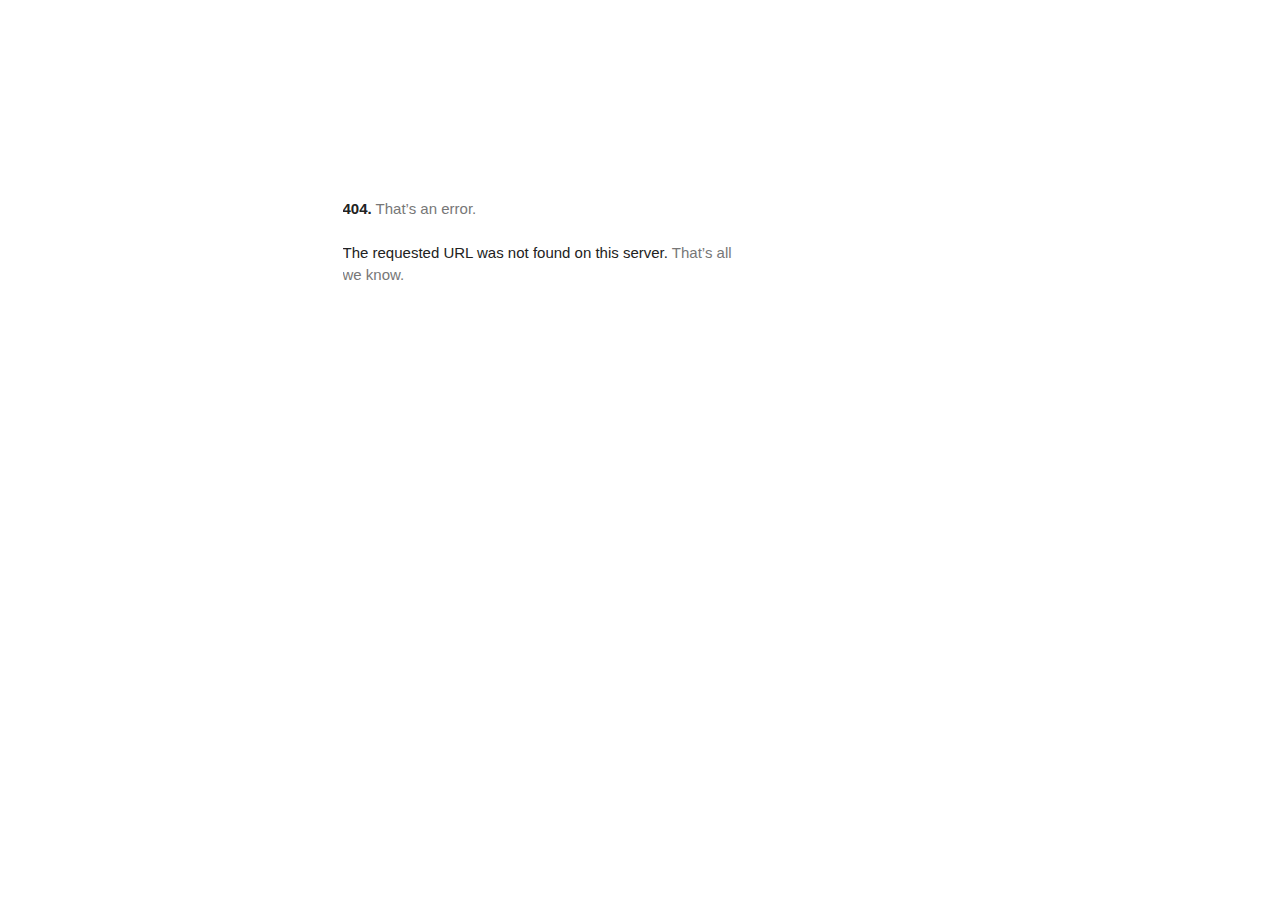
<file: fonts.googleapis.com/index.html>
<html lang="en" dir=ltr><meta charset=utf-8><meta name=viewport content="initial-scale=1, minimum-scale=1, width=device-width"><title>Error 404 (Not Found)!!1</title><style>*{margin:0;padding:0}html,code{font:15px/22px arial,sans-serif}html{background:#fff;color:#222;padding:15px}body{color:#222;text-align:unset;margin:7% auto 0;max-width:390px;min-height:180px;padding:30px 0 15px;}* > body{background:url(//www.google.com/images/errors/robot.png) 100% 5px no-repeat;padding-right:205px}p{margin:11px 0 22px;overflow:hidden}pre{white-space:pre-wrap;}ins{color:#777;text-decoration:none}a img{border:0}@media screen and (max-width:772px){body{background:none;margin-top:0;max-width:none;padding-right:0}}#logo{background:url(//www.google.com/images/branding/googlelogo/1x/googlelogo_color_150x54dp.png) no-repeat;margin-left:-5px}@media only screen and (min-resolution:192dpi){#logo{background:url(//www.google.com/images/branding/googlelogo/2x/googlelogo_color_150x54dp.png) no-repeat 0% 0%/100% 100%;-moz-border-image:url(//www.google.com/images/branding/googlelogo/2x/googlelogo_color_150x54dp.png) 0}}@media only screen and (-webkit-min-device-pixel-ratio:2){#logo{background:url(//www.google.com/images/branding/googlelogo/2x/googlelogo_color_150x54dp.png) no-repeat;-webkit-background-size:100% 100%}}#logo{display:inline-block;height:54px;width:150px}</style><main id="af-error-container" role="main"><a href=//www.google.com><span id=logo aria-label=Google role=img></span></a><p><b>404.</b> <ins>That’s an error.</ins><p>The requested URL was not found on this server. <ins>That’s all we know.</ins></main>
</file>
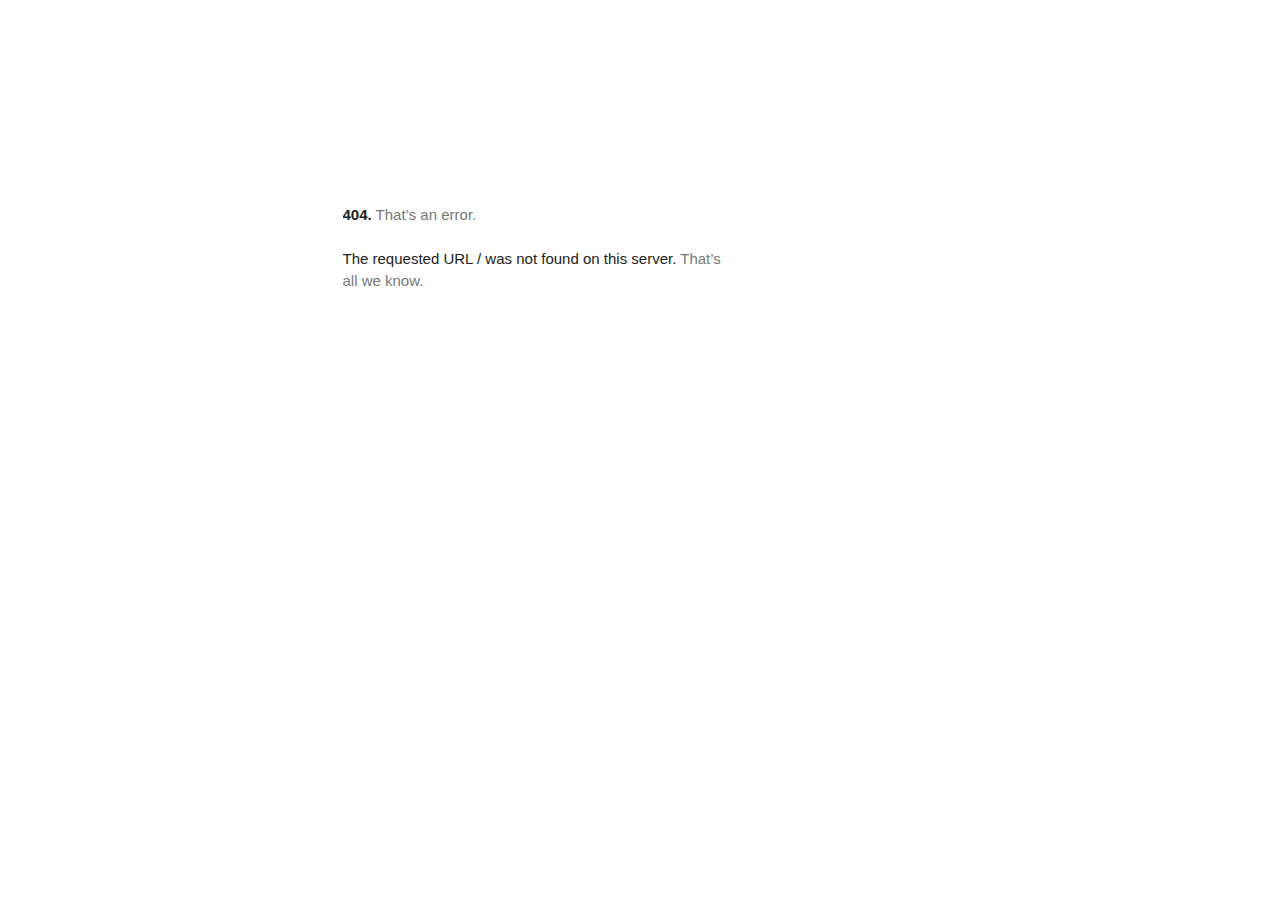
<file: fonts.gstatic.com/index.html>
<!DOCTYPE html>
<html lang=en>
  <meta charset=utf-8>
  <meta name=viewport content="initial-scale=1, minimum-scale=1, width=device-width">
  <title>Error 404 (Not Found)!!1</title>
  <style>
    *{margin:0;padding:0}html,code{font:15px/22px arial,sans-serif}html{background:#fff;color:#222;padding:15px}body{margin:7% auto 0;max-width:390px;min-height:180px;padding:30px 0 15px}* > body{background:url(//www.google.com/images/errors/robot.png) 100% 5px no-repeat;padding-right:205px}p{margin:11px 0 22px;overflow:hidden}ins{color:#777;text-decoration:none}a img{border:0}@media screen and (max-width:772px){body{background:none;margin-top:0;max-width:none;padding-right:0}}#logo{background:url(//www.google.com/images/branding/googlelogo/1x/googlelogo_color_150x54dp.png) no-repeat;margin-left:-5px}@media only screen and (min-resolution:192dpi){#logo{background:url(//www.google.com/images/branding/googlelogo/2x/googlelogo_color_150x54dp.png) no-repeat 0% 0%/100% 100%;-moz-border-image:url(//www.google.com/images/branding/googlelogo/2x/googlelogo_color_150x54dp.png) 0}}@media only screen and (-webkit-min-device-pixel-ratio:2){#logo{background:url(//www.google.com/images/branding/googlelogo/2x/googlelogo_color_150x54dp.png) no-repeat;-webkit-background-size:100% 100%}}#logo{display:inline-block;height:54px;width:150px}
  </style>
  <a href=//www.google.com/><span id=logo aria-label=Google></span></a>
  <p><b>404.</b> <ins>That’s an error.</ins>
  <p>The requested URL <code>/</code> was not found on this server.  <ins>That’s all we know.</ins>
</file>
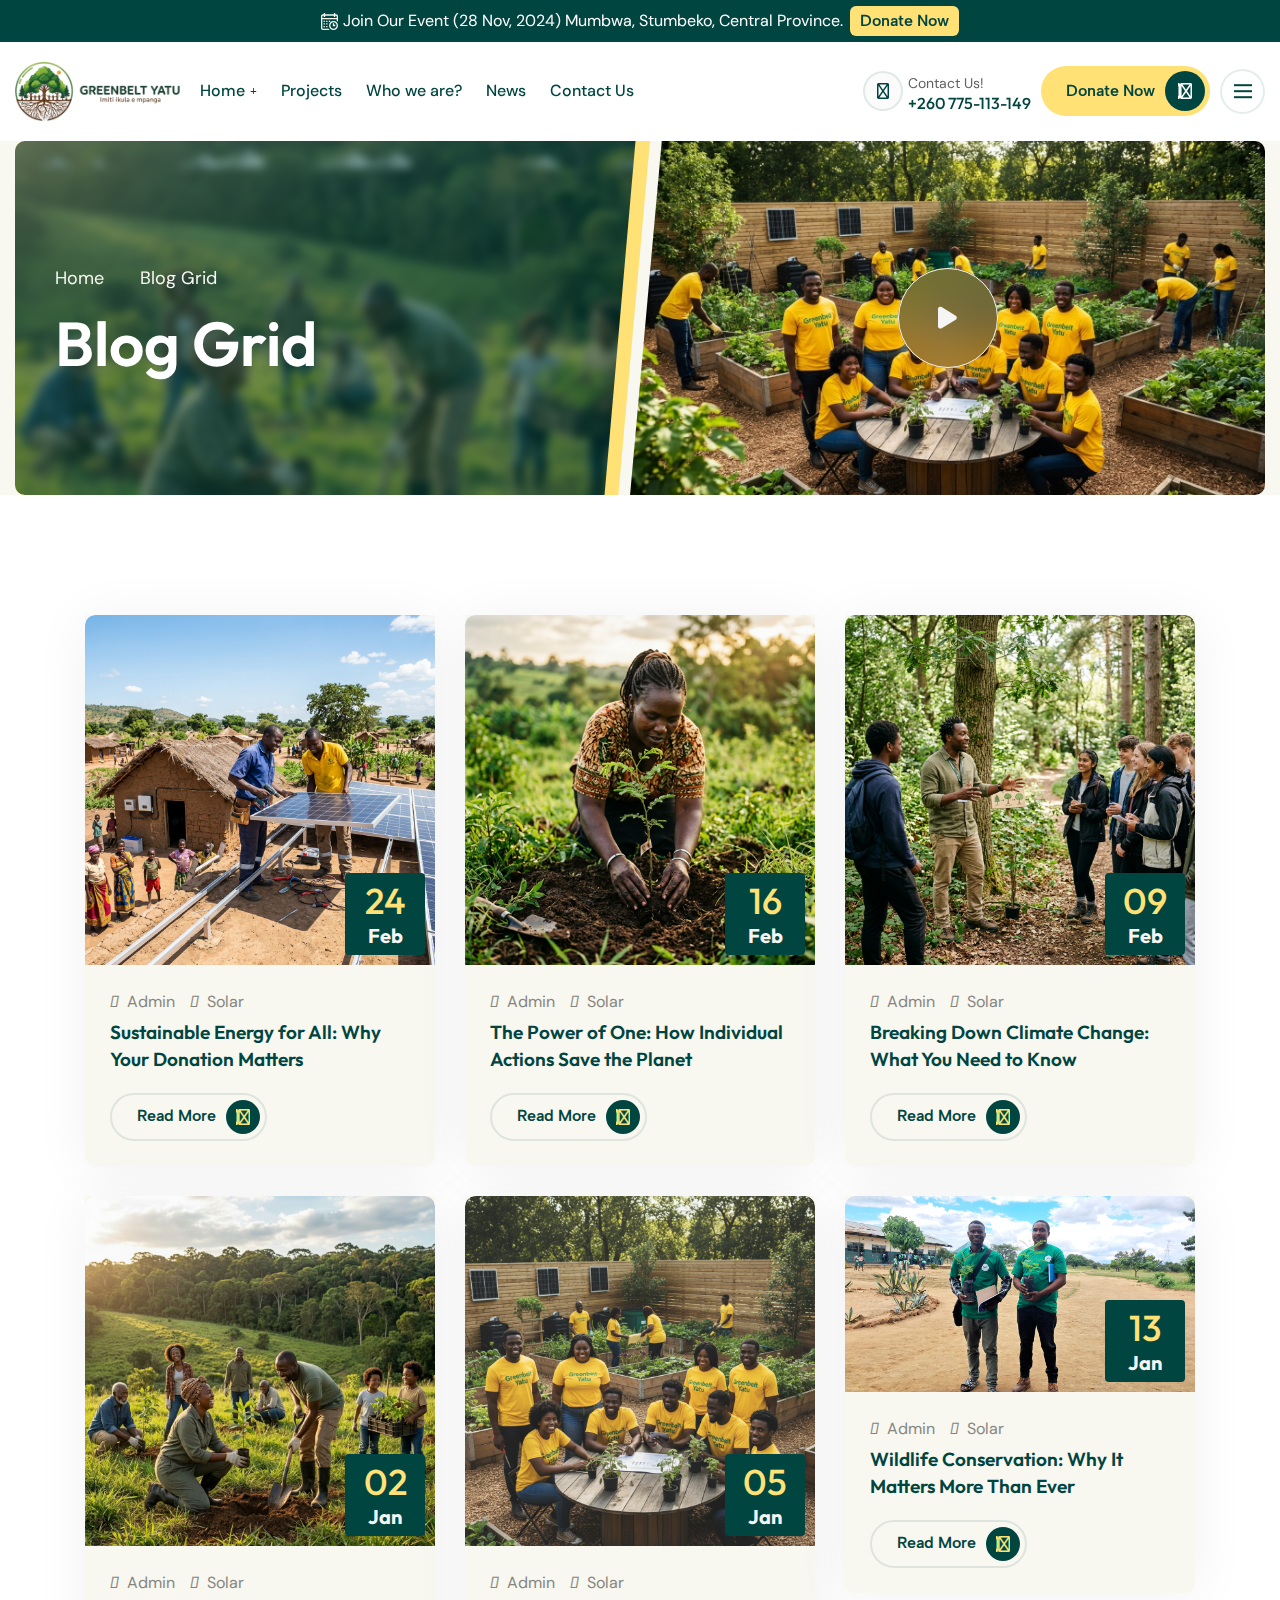
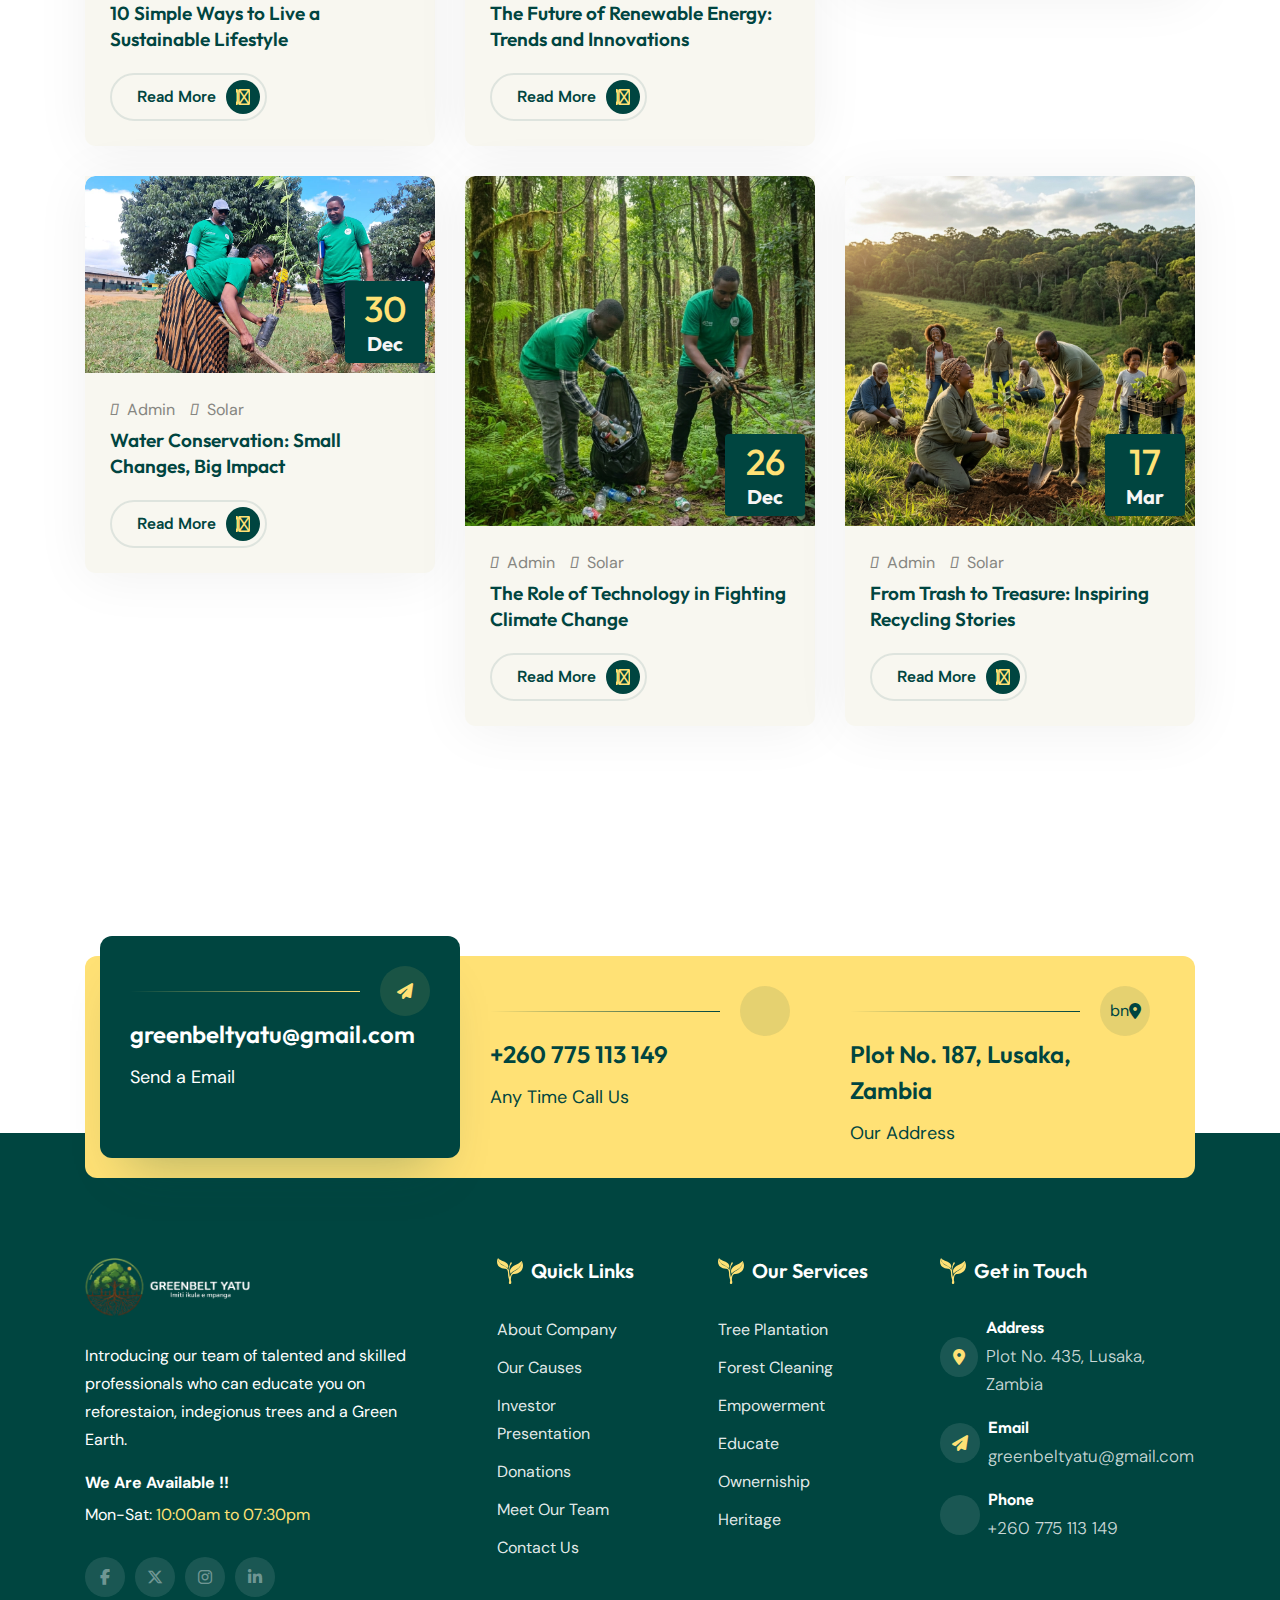
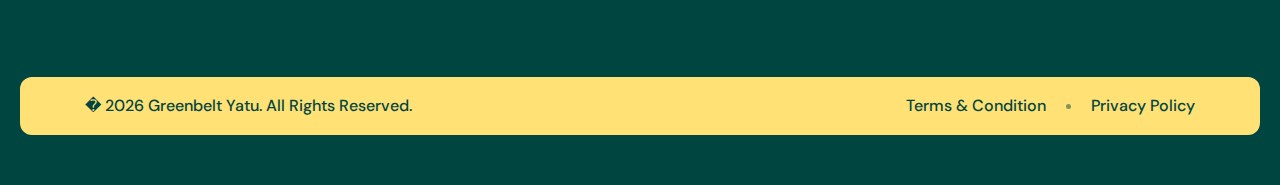
<file: blog-grid.html>
<!DOCTYPE html>
<html lang="en">

<!-- Mirrored from econest.pixcelsthemes.com/blog-grid.html by HTTrack Website Copier/3.x [XR&CO'2014], Sat, 25 Apr 2026 07:37:57 GMT -->

<head>
	<!-- Required meta tags -->
	<meta charset="utf-8">
	<meta name="viewport" content="width=device-width, initial-scale=1, shrink-to-fit=no">

	<title>Greenbelt Yatu</title>

	<!-- Favicon -->
	<link rel="shortcut icon" type="image/x-icon" href="assets/img/logo/logo-without-words.png" />

	<!-- Google fonts -->
	<link rel="preconnect" href="https://fonts.googleapis.com/">
	<link rel="preconnect" href="https://fonts.gstatic.com/" crossorigin>
	<link
		href="https://fonts.googleapis.com/css2?family=Albert+Sans:ital,wght@0,100..900;1,100..900&amp;family=DM+Sans:ital,opsz,wght@0,9..40,100..1000;1,9..40,100..1000&amp;family=Outfit:wght@100..900&amp;display=swap"
		rel="stylesheet">

	<!-- Vendors Css -->
	<link rel="stylesheet" href="assets/vendor/animate/animate.min.css">
	<link rel="stylesheet" href="assets/vendor/fontawesome-free/all.min.css">
	<link rel="stylesheet" href="assets/vendor/bootstrap/bootstrap.min.css">
	<link rel="stylesheet" href="assets/vendor/swiper/swiper-bundle.min.css">
	<link rel="stylesheet" href="assets/vendor/aos/aos.css">
	<link rel="stylesheet" href="assets/vendor/fancybox/fancybox.css">

	<!-- Main CSS -->
	<link rel="stylesheet" href="assets/css/spacing.css">
	<link rel="stylesheet" href="assets/css/main.css">
</head>

<body>
	<!-- preloader start-->
	<div id="preloader">
		<div class="preloader">
			<div class="preloader-inner">
				<img src="assets/img/logo/logo-without-words.png" alt="preloader" class="preloader-logo">
				<svg viewBox="0 0 200 200" class="circular-text">
					<path id="circlePath" d="M 100, 100 m -80, 0 a 80,80 0 1,1 160,0 a 80,80 0 1,1 -160,0"
						fill="transparent" />
					<text>
						<textPath xlink:href="#circlePath" startOffset="0%">
							OURLAND. OURFUTURE. OUR HANDS. OURLAND. OURFUTURE. OUR HANDS.
						</textPath>
					</text>
				</svg>
			</div>
		</div>
	</div>
	<!-- preloader end  -->

	<!-- header-section start -->
	<header class="header-section">
		<div class="top-bar d-none d-md-block">
			<div class="container-fluid">
				<div class="row">
					<div class="col-xl-12">
						<div class="top-bar-content text-center">
							<div class="text-wrap">
								<img alt="icon" src="assets/img/icons/calendar-time.svg"> <span>Join Our Event (28 Nov,
									2024) Mumbwa, Stumbeko, Central Province.</span>
							</div>
							<a class="e-primary-btn is-hover-white top-btn" href="donations.html">Donate Now</a>
						</div>
					</div>
				</div>
			</div>
		</div>
		<div class="header-bottom">
			<div class="container-fluid">
				<div class="row">
					<div class="col-xl-12">
						<div class="header-bottom-layout">
							<div class="header-left">
								<div class="logo-wrap">
									<a href="index-2.html"><img alt="logo" src="assets/img/logo/logo-white-bg.png"></a>
								</div>
								<nav class="main-menu d-none d-xl-block">
									<ul>
										<li class="has-dropdown"><a href="index.html">Home</a></li>
										<li><a href="project.html">Projects</a></li>
										<li><a href="about.html">Who we are?</a></li>
										<li><a href="blog-grid.html">News</a></li>
										<li><a href="contact.html">Contact Us</a></li>
									</ul>
								</nav>
							</div>
							<div class="header-right">
								<div class="header-info d-none d-xl-flex">
									<div class="header-info-icon">
										<i class="fa-regular fa-phone-volume"></i>
									</div>
									<div class="header-info-content">
										<span>Contact Us!</span>
										<p><a href="tel:+1629555-0129">+260 775-113-149</a></p>
									</div>
								</div>
								<div class="header-btn-wrap d-none d-xl-flex">
									<a href="about.html" class="e-primary-btn has-icon">
										Donate Now
										<span class="icon-wrap">
											<span class="icon">
												<i class="fa-regular fa-arrow-right"></i>
												<i class="fa-regular fa-arrow-right"></i>
											</span>
										</span>
									</a>
								</div>
								<div class="header-bar open-sidebar d-none d-xl-flex" data-toggle="sidebar">
									<div class="bar bar-1"></div>
									<div class="bar bar-2"></div>
									<div class="bar bar-3"></div>
								</div>
								<div class="header-bar open-mobile-menu d-xl-none" data-toggle="menubar">
									<div class="bar bar-1"></div>
									<div class="bar bar-2"></div>
									<div class="bar bar-3"></div>
								</div>
							</div>
						</div>
					</div>
				</div>
			</div>
		</div>
	</header>
	<!-- header-section end -->

	<!-- off-canvas-sidebar start -->
	<div class="off-canvas-sidebar">
		<div class="off-canvas-sidebar-body">
			<div class="off-canvas-sidebar-close" data-close="sidebar">
				<i class="fa-regular fa-xmark"></i>
			</div>
			<div class="off-canvas-logo m-b-20">
				<a href="index.html">
					<img src="assets/img/logo/logo-white-bg.png" alt="logo" />
				</a>
			</div>
			<div class="off-canvas-text m-b-30">
				<p>
					Zambia is heating up, and the rains are changing. We can�t stop the sun, but
					we can grow the shade. When you join Greenbelt Yatu, you aren't just a
					volunteer; you are a Founding Guardian of a cooler, greener, and wealthier
					Zambia.
				</p>
			</div>
			<div class="off-canvas-thumb m-b-40">
				<img src="assets/img/thumbs/thumb-3.webp" alt="thumb">
			</div>
			<div class="off-canvas-contact m-b-40">
				<div class="off-canvas-contact-item">
					<div class="icon">
						<i class="fa-solid fa-location-dot"></i>
					</div>
					<div class="text">
						<h6>Address</h6>
						<p>Plot No. 435, Lusaka, Zambia</p>
					</div>
				</div>
				<a href="mailto:support@greenbelt.com" class="off-canvas-contact-item">
					<div class="icon">
						<i class="fa-solid fa-paper-plane"></i>
					</div>
					<div class="text">
						<h6>Email</h6>
						<p>Support@greenbelt.com</p>
					</div>
				</a>
				<a href="tel:+0775113149" class="off-canvas-contact-item">
					<div class="icon">
						<i class="fa-solid fa-phone-arrow-up-right"></i>
					</div>
					<div class="text">
						<h6>Phone</h6>
						<p>+260 775 113 149</p>
					</div>
				</a>
			</div>
			<div class="off-canvas-social-links">
				<a href="https://facebook.com/">
					<i class="fab fa-facebook-f"></i>
				</a>
				<a href="https://twitter.com/">
					<i class="fab fa-x-twitter"></i>
				</a>
				<a href="https://www.instagram.com/">
					<i class="fab fa-instagram"></i>
				</a>
				<a href="https://linkedin.com/">
					<i class="fab fa-linkedin-in"></i>
				</a>
			</div>
		</div>
		<div class="off-canvas-sidebar-overlay" data-close="sidebar"></div>
	</div>
	<!-- off-canvas-sidebar end -->

	<!-- off-canvas-menubar start -->
	<div class="off-canvas-menubar">
		<div class="off-canvas-menubar-body">
			<div class="off-canvas-head">
				<div class="off-canvas-logo">
					<a href="index.html">
						<img src="assets/img/logo/logo-white-bg.png" alt="logo" />
					</a>
				</div>
				<div class="off-canvas-menubar-close" data-close="menubar">
					<i class="fa-regular fa-xmark"></i>
				</div>
			</div>

			<div class="off-canvas-menu">
				<ul>
					<li><a href="index.html">Home</a></li>
					<li><a href="about.html">Who we are?</a></li>
					<li><a href="project.html">Projects</a></li>
					<li><a href="blog-grid.html">News</a></li>
					<li><a href="contact.html">Contact Us</a></li>
				</ul>
			</div>
		</div>
		<div class="off-canvas-menubar-overlay" data-close="menubar"></div>
	</div>
	<!-- off-canvas-menubar end -->

	<main>
		<!-- breadcrumb-section start -->
		<section class="breadcrumb-section bg-cream">
			<div class="container-fluid">
				<div class="row g-0">
					<div class="col-xl-6 col-lg-6">
						<div class="breadcrumb-content"
							style="background-image: url(assets/img/bg/media7.png)">
							<div class="breadcrumb-nav" data-aos="fade-up" data-aos-duration="1000"
								data-aos-delay="200">
								<ul>
									<li><a href="index-2.html">Home</a></li>
									<li><a href="#">Blog Grid</a></li>
								</ul>
							</div>
							<div class="breadcrumb-title" data-aos="fade-up" data-aos-duration="1000"
								data-aos-delay="400">
								<h2>Blog Grid</h2>
							</div>
							<div class="shape-1">
								<img src="assets/img/shapes/shape-2.webp" alt="shape" />
							</div>
						</div>
					</div>
					<div class="col-xl-6 col-lg-6 d-none d-lg-block">
						<div class="breadcrumb-thumb">
							<img src="assets/img/bg/backdrop2.png" alt="thumb" />
							<a href="https://www.youtube.com/watch?v=fLeJJPxua3E&amp;ab_channel=Motiversity"
								data-fancybox="" class="video-play-btn">
								<i class="fa-solid fa-play"></i>
							</a>
						</div>
					</div>
				</div>
			</div>
		</section>
		<!-- breadcrumb-section end -->

		<!-- volunteer-section start -->
		<section class="blog-section p-t-120 p-b-120 p-t-lg-80 p-b-lg-80 p-t-md-60 p-b-md-60 p-t-xs-60 p-b-xs-60">
			<div class="container">
				<div class="row" data-aos="fade-up" data-aos-duration="1000" data-aos-delay="600">
					<div class="col-xl-4 col-md-6 col-sm-12 m-b-30">
						<div class="blog-card-2">
							<div class="thumb">
								<a href="blog-details.html">
									<img src="assets/img/thumbs/news_sustainable_energy.png" alt="thumb" />
								</a>
								<div class="event-date">
									<h2>24</h2>
									<h5>Feb</h5>
								</div>
							</div>
							<div class="content">
								<div class="content-top p-0 m-b-20">
									<div class="author">
										<div class="admin">
											<i class="fa-light fa-circle-user"></i>
											<span>Admin</span>
										</div>
										<div class="solar">
											<i class="fa-light fa-bookmark"></i>
											<span>Solar</span>
										</div>
									</div>
									<div class="title">
										<h3>
											<a href="blog-details.html">
												Sustainable Energy for All: Why Your Donation Matters
											</a>
										</h3>
									</div>
								</div>
								<div class="content-bottom">
									<a href="blog-details.html" class="e-primary-btn has-icon has-small read-more-btn">
										Read More
										<span class="icon-wrap"><span class="icon"><i
													class="fa-regular fa-arrow-right"></i><i
													class="fa-regular fa-arrow-right"></i></span></span>
									</a>
								</div>
							</div>
						</div>
					</div>
					<div class="col-xl-4 col-md-6 col-sm-12 m-b-30">
						<div class="blog-card-2">
							<div class="thumb">
								<a href="blog-details.html">
									<img src="assets/img/thumbs/news_individual_actions.png" alt="thumb" />
								</a>
								<div class="event-date">
									<h2>16</h2>
									<h5>Feb</h5>
								</div>
							</div>
							<div class="content">
								<div class="content-top p-0 m-b-20">
									<div class="author">
										<div class="admin">
											<i class="fa-light fa-circle-user"></i>
											<span>Admin</span>
										</div>
										<div class="solar">
											<i class="fa-light fa-bookmark"></i>
											<span>Solar</span>
										</div>
									</div>
									<div class="title">
										<h3>
											<a href="blog-details.html">
												The Power of One: How Individual Actions Save the
												Planet
											</a>
										</h3>
									</div>
								</div>
								<div class="content-bottom">
									<a href="blog-details.html" class="e-primary-btn has-icon has-small read-more-btn">
										Read More
										<span class="icon-wrap"><span class="icon"><i
													class="fa-regular fa-arrow-right"></i><i
													class="fa-regular fa-arrow-right"></i></span></span>
									</a>
								</div>
							</div>
						</div>
					</div>
					<div class="col-xl-4 col-md-6 col-sm-12 m-b-30">
						<div class="blog-card-2">
							<div class="thumb">
								<a href="blog-details.html">
									<img src="assets/img/thumbs/news_climate_change_info.png" alt="thumb" />
								</a>
								<div class="event-date">
									<h2>09</h2>
									<h5>Feb</h5>
								</div>
							</div>
							<div class="content">
								<div class="content-top p-0 m-b-20">
									<div class="author">
										<div class="admin">
											<i class="fa-light fa-circle-user"></i>
											<span>Admin</span>
										</div>
										<div class="solar">
											<i class="fa-light fa-bookmark"></i>
											<span>Solar</span>
										</div>
									</div>
									<div class="title">
										<h3>
											<a href="blog-details.html">
												Breaking Down Climate Change: What You Need to Know
											</a>
										</h3>
									</div>
								</div>
								<div class="content-bottom">
									<a href="blog-details.html" class="e-primary-btn has-icon has-small read-more-btn">
										Read More
										<span class="icon-wrap"><span class="icon"><i
													class="fa-regular fa-arrow-right"></i><i
													class="fa-regular fa-arrow-right"></i></span></span>
									</a>
								</div>
							</div>
						</div>
					</div>
					<div class="col-xl-4 col-md-6 col-sm-12 m-b-30">
						<div class="blog-card-2">
							<div class="thumb">
								<a href="blog-details.html">
									<img src="assets/img/thumbs/media7.png" alt="thumb" />
								</a>
								<div class="event-date">
									<h2>02</h2>
									<h5>Jan</h5>
								</div>
							</div>
							<div class="content">
								<div class="content-top p-0 m-b-20">
									<div class="author">
										<div class="admin">
											<i class="fa-light fa-circle-user"></i>
											<span>Admin</span>
										</div>
										<div class="solar">
											<i class="fa-light fa-bookmark"></i>
											<span>Solar</span>
										</div>
									</div>
									<div class="title">
										<h3>
											<a href="blog-details.html">
												10 Simple Ways to Live a Sustainable Lifestyle
											</a>
										</h3>
									</div>
								</div>
								<div class="content-bottom">
									<a href="blog-details.html" class="e-primary-btn has-icon has-small read-more-btn">
										Read More
										<span class="icon-wrap"><span class="icon"><i
													class="fa-regular fa-arrow-right"></i><i
													class="fa-regular fa-arrow-right"></i></span></span>
									</a>
								</div>
							</div>
						</div>
					</div>
					<div class="col-xl-4 col-md-6 col-sm-12 m-b-30">
						<div class="blog-card-2">
							<div class="thumb">
								<a href="blog-details.html">
									<img src="assets/img/thumbs/backdrop.png" alt="thumb" />
								</a>
								<div class="event-date">
									<h2>05</h2>
									<h5>Jan</h5>
								</div>
							</div>
							<div class="content">
								<div class="content-top p-0 m-b-20">
									<div class="author">
										<div class="admin">
											<i class="fa-light fa-circle-user"></i>
											<span>Admin</span>
										</div>
										<div class="solar">
											<i class="fa-light fa-bookmark"></i>
											<span>Solar</span>
										</div>
									</div>
									<div class="title">
										<h3>
											<a href="blog-details.html">
												The Future of Renewable Energy: Trends and Innovations
											</a>
										</h3>
									</div>
								</div>
								<div class="content-bottom">
									<a href="blog-details.html" class="e-primary-btn has-icon has-small read-more-btn">
										Read More
										<span class="icon-wrap">
											<span class="icon"><i class="fa-regular fa-arrow-right"></i><i
													class="fa-regular fa-arrow-right"></i></span>
										</span>
									</a>
								</div>
							</div>
						</div>
					</div>
					<div class="col-xl-4 col-md-6 col-sm-12 m-b-30">
						<div class="blog-card-2">
							<div class="thumb">
								<a href="blog-details.html">
									<img src="assets/img/thumbs/media 3.jpeg" alt="thumb" />
								</a>
								<div class="event-date">
									<h2>13</h2>
									<h5>Jan</h5>
								</div>
							</div>
							<div class="content">
								<div class="content-top p-0 m-b-20">
									<div class="author">
										<div class="admin">
											<i class="fa-light fa-circle-user"></i>
											<span>Admin</span>
										</div>
										<div class="solar">
											<i class="fa-light fa-bookmark"></i>
											<span>Solar</span>
										</div>
									</div>
									<div class="title">
										<h3>
											<a href="blog-details.html">
												Wildlife Conservation: Why It Matters More Than Ever
											</a>
										</h3>
									</div>
								</div>
								<div class="content-bottom">
									<a href="blog-details.html" class="e-primary-btn has-icon has-small read-more-btn">
										Read More
										<span class="icon-wrap">
											<span class="icon"><i class="fa-regular fa-arrow-right"></i><i
													class="fa-regular fa-arrow-right"></i></span>
										</span>
									</a>
								</div>
							</div>
						</div>
					</div>
					<div class="col-xl-4 col-md-6 col-sm-12 m-b-30">
						<div class="blog-card-2">
							<div class="thumb">
								<a href="blog-details.html">
									<img src="assets/img/thumbs/media4.jpeg" alt="thumb" />
								</a>
								<div class="event-date">
									<h2>30</h2>
									<h5>Dec</h5>
								</div>
							</div>
							<div class="content">
								<div class="content-top p-0 m-b-20">
									<div class="author">
										<div class="admin">
											<i class="fa-light fa-circle-user"></i>
											<span>Admin</span>
										</div>
										<div class="solar">
											<i class="fa-light fa-bookmark"></i>
											<span>Solar</span>
										</div>
									</div>
									<div class="title">
										<h3>
											<a href="blog-details.html">
												Water Conservation: Small Changes, Big Impact
											</a>
										</h3>
									</div>
								</div>
								<div class="content-bottom">
									<a href="blog-details.html" class="e-primary-btn has-icon has-small read-more-btn">
										Read More
										<span class="icon-wrap">
											<span class="icon"><i class="fa-regular fa-arrow-right"></i><i
													class="fa-regular fa-arrow-right"></i></span>
										</span>
									</a>
								</div>
							</div>
						</div>
					</div>
					<div class="col-xl-4 col-md-6 col-sm-12 m-b-30">
						<div class="blog-card-2">
							<div class="thumb">
								<a href="blog-details.html">
									<img src="assets/img/thumbs/media6.png" alt="thumb" />
								</a>
								<div class="event-date">
									<h2>26</h2>
									<h5>Dec</h5>
								</div>
							</div>
							<div class="content">
								<div class="content-top p-0 m-b-20">
									<div class="author">
										<div class="admin">
											<i class="fa-light fa-circle-user"></i>
											<span>Admin</span>
										</div>
										<div class="solar">
											<i class="fa-light fa-bookmark"></i>
											<span>Solar</span>
										</div>
									</div>
									<div class="title">
										<h3>
											<a href="blog-details.html">
												The Role of Technology in Fighting Climate Change
											</a>
										</h3>
									</div>
								</div>
								<div class="content-bottom">
									<a href="blog-details.html" class="e-primary-btn has-icon has-small read-more-btn">
										Read More
										<span class="icon-wrap">
											<span class="icon"><i class="fa-regular fa-arrow-right"></i><i
													class="fa-regular fa-arrow-right"></i></span>
										</span>
									</a>
								</div>
							</div>
						</div>
					</div>
					<div class="col-xl-4 col-md-6 col-sm-12 m-b-30">
						<div class="blog-card-2">
							<div class="thumb">
								<a href="blog-details.html">
									<img src="assets/img/thumbs/media7.png" alt="thumb" />
								</a>
								<div class="event-date">
									<h2>17</h2>
									<h5>Mar</h5>
								</div>
							</div>
							<div class="content">
								<div class="content-top p-0 m-b-20">
									<div class="author">
										<div class="admin">
											<i class="fa-light fa-circle-user"></i>
											<span>Admin</span>
										</div>
										<div class="solar">
											<i class="fa-light fa-bookmark"></i>
											<span>Solar</span>
										</div>
									</div>
									<div class="title">
										<h3>
											<a href="blog-details.html">
												From Trash to Treasure: Inspiring Recycling Stories
											</a>
										</h3>
									</div>
								</div>
								<div class="content-bottom">
									<a href="blog-details.html" class="e-primary-btn has-icon has-small read-more-btn">
										Read More
										<span class="icon-wrap">
											<span class="icon"><i class="fa-regular fa-arrow-right"></i><i
													class="fa-regular fa-arrow-right"></i></span>
										</span>
									</a>
								</div>
							</div>
						</div>
					</div>
				</div>
				<div class="row justify-content-center text-center m-t-20" data-aos="fade-up" data-aos-duration="1000"
					data-aos-delay="200">
					<div class="col-xl-6">
						<div class="project-pagination">
							<ul>
								<li class="active"><a href="#">01</a></li>
								<li><a href="#">02</a></li>
								<li><a href="#">03</a></li>
								<li class="icon"><a href="#"><i class="fa-regular fa-arrow-right"></i></a></li>
							</ul>
						</div>
					</div>
				</div>
			</div>
		</section>
		<!-- volunteer-section start -->

		<!-- contact-info-section start -->
		<section class="contact-info-section">
			<div class="container">
				<div class="row">
					<div class="col-xl-12">
						<div class="contact-info-layout">
							<a href="mailto:greenbeltyatu@gmail.com" class="contact-info active">
								<div class="icon-wrap">
									<div class="icon-shape"></div>
									<div class="icon">
										<i class="fa-solid fa-paper-plane"></i>
									</div>
								</div>
								<h3>greenbeltyatu@gmail.com</h3>
								<p>Send a Email</p>
							</a>
							<a href="tel:+260775113149" class="contact-info">
								<div class="icon-wrap">
									<div class="icon-shape"></div>
									<div class="icon">
										<i class="fa-solid fa-phone-arrow-up-right"></i>
									</div>
								</div>
								<h3>+260 775 113 149</h3>
								<p>Any Time Call Us</p>
							</a>
							<a href="#" class="contact-info">
								<div class="icon-wrap">
									<div class="icon-shape"></div>
									<div class="icon">bn
										<i class="fa-solid fa-location-dot"></i>
									</div>
								</div>
								<h3>Plot No. 187, Lusaka, Zambia</h3>
								<p>Our Address</p>
							</a>
						</div>
					</div>
				</div>
			</div>
		</section>
		<!-- contact-info-section end -->
	</main>

	<!-- footer-section start -->
	<footer class="footer-section footer-section-2 p-t-125 p-t-md-100 p-t-xs-80 p-b-50">
		<div class="container">
			<div class="row justify-content-between row-gap-md-5 row-gap-4 p-b-80">
				<div class="col-xl-4 col-lg-8 col-md-7">
					<div class="footer-widget">
						<div class="about-widget">
							<div class="footer-logo">
								<a href="index-2.html">
									<img src="assets/img/logo/white-logo.png" alt="logo" />
								</a>
							</div>
							<div class="text">
								<p>
									Introducing our team of talented and skilled professionals
									who can educate you on reforestaion, indegionus trees and a
									Green Earth.
								</p>
							</div>
							<div class="info">
								<p><b>We Are Available !!</b></p>
								<p>Mon-Sat: <span>10:00am to 07:30pm</span></p>
							</div>
							<div class="social-links">
								<a href="https://facebook.com/">
									<i class="fab fa-facebook-f"></i>
								</a>
								<a href="https://twitter.com/">
									<i class="fab fa-x-twitter"></i>
								</a>
								<a href="https://www.instagram.com/">
									<i class="fab fa-instagram"></i>
								</a>
								<a href="https://linkedin.com/">
									<i class="fab fa-linkedin-in"></i>
								</a>
							</div>
						</div>
					</div>
				</div>
				<div class="col-xl-2 col-lg-4 col-md-5">
					<div class="footer-widget">
						<h3 class="w-title">
							<span><img src="assets/img/icons/icon-1.svg" alt="icon" /></span>
							Quick Links
						</h3>
						<ul>
							<li><a href="about.html">About Company</a></li>
							<li><a href="services.html">Our Causes</a></li>
							<li><a href="camping-donation.html">Investor Presentation</a></li>
							<li><a href="donations.html">Donations</a></li>
							<li><a href="volunteer.html">Meet Our Team</a></li>
							<li><a href="contact.html">Contact Us</a></li>
						</ul>
					</div>
				</div>
				<div class="col-xl-2 col-lg-4 col-md-5">
					<div class="footer-widget">
						<h3 class="w-title">
							<span><img src="assets/img/icons/icon-1.svg" alt="icon" /></span>
							Our Services
						</h3>
						<ul>
							<li><a href="camping-details.html">Tree Plantation</a></li>
							<li><a href="camping-donation.html">Forest Cleaning</a></li>
							<li><a href="services-details.html">Empowerment</a></li>
							<li><a href="project.html">Educate</a></li>
							<li><a href="project.html">Ownerniship</a></li>
							<li><a href="project-details.html">Heritage</a></li>
						</ul>
					</div>
				</div>
				<div class="col-xl-3 col-lg-4 col-md-5">
					<div class="footer-widget">
						<h3 class="w-title">
							<span><img src="assets/img/icons/icon-1.svg" alt="icon" /></span>
							Get in Touch
						</h3>
						<div class="get-in-touch">
							<a href="#" class="footer-address">
								<div class="icon">
									<i class="fa-solid fa-location-dot"></i>
								</div>
								<div class="text">
									<h6>Address</h6>
									<p>Plot No. 435, Lusaka, Zambia</p>
								</div>
							</a>
							<a href="mailto:support@example.com" class="email">
								<div class="icon">
									<i class="fa-solid fa-paper-plane"></i>
								</div>
								<div class="text">
									<h6>Email</h6>
									<p>greenbeltyatu@gmail.com</p>
								</div>
							</a>
							<a href="tel:+70264566579" class="phone">
								<div class="icon">
									<i class="fa-solid fa-phone-arrow-up-right"></i>
								</div>
								<div class="text">
									<h6>Phone</h6>
									<p>+260 775 113 149</p>
								</div>
							</a>
						</div>
					</div>
				</div>
			</div>
		</div>
		<div class="footer-bottom">
			<div class="row">
				<div class="col-xl-12">
					<div class="container">
						<div class="footer-bottom-layout">
							<div class="footer-copyright">
								� 2026 Greenbelt Yatu. All Rights Reserved.
							</div>
							<div class="footer-bottom-menu">
								<ul>
									<li><a href="contact.html">Terms & Condition</a></li>
									<li><a href="contact.html">Privacy Policy</a></li>
								</ul>
							</div>
						</div>
					</div>
				</div>
			</div>
		</div>
	</footer>
	<!-- footer-section end -->

	<!-- Vendors Js -->
	<script src="assets/vendor/jquery/jquery.min.js"></script>
	<script src="assets/vendor/popper/popper.min.js"></script>
	<script src="assets/vendor/bootstrap/bootstrap.min.js"></script>
	<script src="assets/vendor/swiper/swiper-bundle.min.js"></script>
	<script src="assets/vendor/aos/aos.js"></script>
	<script src="assets/vendor/fancybox/fancybox.umd.js"></script>
	<script src="assets/vendor/counter/purecounter.js"></script>

	<!-- Main Js -->
	<script src="assets/js/script.js"></script>
</body>

<!-- Mirrored from econest.pixcelsthemes.com/blog-grid.html by HTTrack Website Copier/3.x [XR&CO'2014], Sat, 25 Apr 2026 07:38:01 GMT -->

</html>
</file>
<file: assets/css/spacing.css>
.m-t-0{margin-top:0px}.m-b-0{margin-bottom:0px}.m-l-0{margin-left:0px}.m-r-0{margin-right:0px}.m-t-5{margin-top:5px}.m-b-5{margin-bottom:5px}.m-l-5{margin-left:5px}.m-r-5{margin-right:5px}.m-t-10{margin-top:10px}.m-b-10{margin-bottom:10px}.m-l-10{margin-left:10px}.m-r-10{margin-right:10px}.m-t-15{margin-top:15px}.m-b-15{margin-bottom:15px}.m-l-15{margin-left:15px}.m-r-15{margin-right:15px}.m-t-20{margin-top:20px}.m-b-20{margin-bottom:20px}.m-l-20{margin-left:20px}.m-r-20{margin-right:20px}.m-t-25{margin-top:25px}.m-b-25{margin-bottom:25px}.m-l-25{margin-left:25px}.m-r-25{margin-right:25px}.m-t-30{margin-top:30px}.m-b-30{margin-bottom:30px}.m-l-30{margin-left:30px}.m-r-30{margin-right:30px}.m-t-35{margin-top:35px}.m-b-35{margin-bottom:35px}.m-l-35{margin-left:35px}.m-r-35{margin-right:35px}.m-t-40{margin-top:40px}.m-b-40{margin-bottom:40px}.m-l-40{margin-left:40px}.m-r-40{margin-right:40px}.m-t-45{margin-top:45px}.m-b-45{margin-bottom:45px}.m-l-45{margin-left:45px}.m-r-45{margin-right:45px}.m-t-50{margin-top:50px}.m-b-50{margin-bottom:50px}.m-l-50{margin-left:50px}.m-r-50{margin-right:50px}.m-t-55{margin-top:55px}.m-b-55{margin-bottom:55px}.m-l-55{margin-left:55px}.m-r-55{margin-right:55px}.m-t-60{margin-top:60px}.m-b-60{margin-bottom:60px}.m-l-60{margin-left:60px}.m-r-60{margin-right:60px}.m-t-65{margin-top:65px}.m-b-65{margin-bottom:65px}.m-l-65{margin-left:65px}.m-r-65{margin-right:65px}.m-t-70{margin-top:70px}.m-b-70{margin-bottom:70px}.m-l-70{margin-left:70px}.m-r-70{margin-right:70px}.m-t-75{margin-top:75px}.m-b-75{margin-bottom:75px}.m-l-75{margin-left:75px}.m-r-75{margin-right:75px}.m-t-80{margin-top:80px}.m-b-80{margin-bottom:80px}.m-l-80{margin-left:80px}.m-r-80{margin-right:80px}.m-t-85{margin-top:85px}.m-b-85{margin-bottom:85px}.m-l-85{margin-left:85px}.m-r-85{margin-right:85px}.m-t-90{margin-top:90px}.m-b-90{margin-bottom:90px}.m-l-90{margin-left:90px}.m-r-90{margin-right:90px}.m-t-95{margin-top:95px}.m-b-95{margin-bottom:95px}.m-l-95{margin-left:95px}.m-r-95{margin-right:95px}.m-t-100{margin-top:100px}.m-b-100{margin-bottom:100px}.m-l-100{margin-left:100px}.m-r-100{margin-right:100px}.m-t-105{margin-top:105px}.m-b-105{margin-bottom:105px}.m-l-105{margin-left:105px}.m-r-105{margin-right:105px}.m-t-110{margin-top:110px}.m-b-110{margin-bottom:110px}.m-l-110{margin-left:110px}.m-r-110{margin-right:110px}.m-t-115{margin-top:115px}.m-b-115{margin-bottom:115px}.m-l-115{margin-left:115px}.m-r-115{margin-right:115px}.m-t-120{margin-top:120px}.m-b-120{margin-bottom:120px}.m-l-120{margin-left:120px}.m-r-120{margin-right:120px}.m-t-125{margin-top:125px}.m-b-125{margin-bottom:125px}.m-l-125{margin-left:125px}.m-r-125{margin-right:125px}.m-t-130{margin-top:130px}.m-b-130{margin-bottom:130px}.m-l-130{margin-left:130px}.m-r-130{margin-right:130px}.m-t-135{margin-top:135px}.m-b-135{margin-bottom:135px}.m-l-135{margin-left:135px}.m-r-135{margin-right:135px}.m-t-140{margin-top:140px}.m-b-140{margin-bottom:140px}.m-l-140{margin-left:140px}.m-r-140{margin-right:140px}.m-t-145{margin-top:145px}.m-b-145{margin-bottom:145px}.m-l-145{margin-left:145px}.m-r-145{margin-right:145px}.m-t-150{margin-top:150px}.m-b-150{margin-bottom:150px}.m-l-150{margin-left:150px}.m-r-150{margin-right:150px}.m-t-155{margin-top:155px}.m-b-155{margin-bottom:155px}.m-l-155{margin-left:155px}.m-r-155{margin-right:155px}.m-t-160{margin-top:160px}.m-b-160{margin-bottom:160px}.m-l-160{margin-left:160px}.m-r-160{margin-right:160px}.m-t-165{margin-top:165px}.m-b-165{margin-bottom:165px}.m-l-165{margin-left:165px}.m-r-165{margin-right:165px}.m-t-170{margin-top:170px}.m-b-170{margin-bottom:170px}.m-l-170{margin-left:170px}.m-r-170{margin-right:170px}.m-t-175{margin-top:175px}.m-b-175{margin-bottom:175px}.m-l-175{margin-left:175px}.m-r-175{margin-right:175px}.m-t-180{margin-top:180px}.m-b-180{margin-bottom:180px}.m-l-180{margin-left:180px}.m-r-180{margin-right:180px}.m-t-185{margin-top:185px}.m-b-185{margin-bottom:185px}.m-l-185{margin-left:185px}.m-r-185{margin-right:185px}.m-t-190{margin-top:190px}.m-b-190{margin-bottom:190px}.m-l-190{margin-left:190px}.m-r-190{margin-right:190px}.m-t-195{margin-top:195px}.m-b-195{margin-bottom:195px}.m-l-195{margin-left:195px}.m-r-195{margin-right:195px}.m-t-200{margin-top:200px}.m-b-200{margin-bottom:200px}.m-l-200{margin-left:200px}.m-r-200{margin-right:200px}.m-t-205{margin-top:205px}.m-b-205{margin-bottom:205px}.m-l-205{margin-left:205px}.m-r-205{margin-right:205px}.m-t-210{margin-top:210px}.m-b-210{margin-bottom:210px}.m-l-210{margin-left:210px}.m-r-210{margin-right:210px}.m-t-215{margin-top:215px}.m-b-215{margin-bottom:215px}.m-l-215{margin-left:215px}.m-r-215{margin-right:215px}.m-t-220{margin-top:220px}.m-b-220{margin-bottom:220px}.m-l-220{margin-left:220px}.m-r-220{margin-right:220px}.m-t-225{margin-top:225px}.m-b-225{margin-bottom:225px}.m-l-225{margin-left:225px}.m-r-225{margin-right:225px}.m-t-230{margin-top:230px}.m-b-230{margin-bottom:230px}.m-l-230{margin-left:230px}.m-r-230{margin-right:230px}.m-t-235{margin-top:235px}.m-b-235{margin-bottom:235px}.m-l-235{margin-left:235px}.m-r-235{margin-right:235px}.m-t-240{margin-top:240px}.m-b-240{margin-bottom:240px}.m-l-240{margin-left:240px}.m-r-240{margin-right:240px}.m-t-245{margin-top:245px}.m-b-245{margin-bottom:245px}.m-l-245{margin-left:245px}.m-r-245{margin-right:245px}.m-t-250{margin-top:250px}.m-b-250{margin-bottom:250px}.m-l-250{margin-left:250px}.m-r-250{margin-right:250px}.m-t-255{margin-top:255px}.m-b-255{margin-bottom:255px}.m-l-255{margin-left:255px}.m-r-255{margin-right:255px}.m-t-260{margin-top:260px}.m-b-260{margin-bottom:260px}.m-l-260{margin-left:260px}.m-r-260{margin-right:260px}.m-t-265{margin-top:265px}.m-b-265{margin-bottom:265px}.m-l-265{margin-left:265px}.m-r-265{margin-right:265px}.m-t-270{margin-top:270px}.m-b-270{margin-bottom:270px}.m-l-270{margin-left:270px}.m-r-270{margin-right:270px}.m-t-275{margin-top:275px}.m-b-275{margin-bottom:275px}.m-l-275{margin-left:275px}.m-r-275{margin-right:275px}.m-t-280{margin-top:280px}.m-b-280{margin-bottom:280px}.m-l-280{margin-left:280px}.m-r-280{margin-right:280px}.m-t-285{margin-top:285px}.m-b-285{margin-bottom:285px}.m-l-285{margin-left:285px}.m-r-285{margin-right:285px}.m-t-290{margin-top:290px}.m-b-290{margin-bottom:290px}.m-l-290{margin-left:290px}.m-r-290{margin-right:290px}.m-t-295{margin-top:295px}.m-b-295{margin-bottom:295px}.m-l-295{margin-left:295px}.m-r-295{margin-right:295px}.m-t-300{margin-top:300px}.m-b-300{margin-bottom:300px}.m-l-300{margin-left:300px}.m-r-300{margin-right:300px}@media(min-width: 1400px)and (max-width: 1700px){.m-t-xxl-0{margin-top:0px}.m-b-xxl-0{margin-bottom:0px}.m-l-xxl-0{margin-left:0px}.m-r-xxl-0{margin-right:0px}.m-t-xxl-5{margin-top:5px}.m-b-xxl-5{margin-bottom:5px}.m-l-xxl-5{margin-left:5px}.m-r-xxl-5{margin-right:5px}.m-t-xxl-10{margin-top:10px}.m-b-xxl-10{margin-bottom:10px}.m-l-xxl-10{margin-left:10px}.m-r-xxl-10{margin-right:10px}.m-t-xxl-15{margin-top:15px}.m-b-xxl-15{margin-bottom:15px}.m-l-xxl-15{margin-left:15px}.m-r-xxl-15{margin-right:15px}.m-t-xxl-20{margin-top:20px}.m-b-xxl-20{margin-bottom:20px}.m-l-xxl-20{margin-left:20px}.m-r-xxl-20{margin-right:20px}.m-t-xxl-25{margin-top:25px}.m-b-xxl-25{margin-bottom:25px}.m-l-xxl-25{margin-left:25px}.m-r-xxl-25{margin-right:25px}.m-t-xxl-30{margin-top:30px}.m-b-xxl-30{margin-bottom:30px}.m-l-xxl-30{margin-left:30px}.m-r-xxl-30{margin-right:30px}.m-t-xxl-35{margin-top:35px}.m-b-xxl-35{margin-bottom:35px}.m-l-xxl-35{margin-left:35px}.m-r-xxl-35{margin-right:35px}.m-t-xxl-40{margin-top:40px}.m-b-xxl-40{margin-bottom:40px}.m-l-xxl-40{margin-left:40px}.m-r-xxl-40{margin-right:40px}.m-t-xxl-45{margin-top:45px}.m-b-xxl-45{margin-bottom:45px}.m-l-xxl-45{margin-left:45px}.m-r-xxl-45{margin-right:45px}.m-t-xxl-50{margin-top:50px}.m-b-xxl-50{margin-bottom:50px}.m-l-xxl-50{margin-left:50px}.m-r-xxl-50{margin-right:50px}.m-t-xxl-55{margin-top:55px}.m-b-xxl-55{margin-bottom:55px}.m-l-xxl-55{margin-left:55px}.m-r-xxl-55{margin-right:55px}.m-t-xxl-60{margin-top:60px}.m-b-xxl-60{margin-bottom:60px}.m-l-xxl-60{margin-left:60px}.m-r-xxl-60{margin-right:60px}.m-t-xxl-65{margin-top:65px}.m-b-xxl-65{margin-bottom:65px}.m-l-xxl-65{margin-left:65px}.m-r-xxl-65{margin-right:65px}.m-t-xxl-70{margin-top:70px}.m-b-xxl-70{margin-bottom:70px}.m-l-xxl-70{margin-left:70px}.m-r-xxl-70{margin-right:70px}.m-t-xxl-75{margin-top:75px}.m-b-xxl-75{margin-bottom:75px}.m-l-xxl-75{margin-left:75px}.m-r-xxl-75{margin-right:75px}.m-t-xxl-80{margin-top:80px}.m-b-xxl-80{margin-bottom:80px}.m-l-xxl-80{margin-left:80px}.m-r-xxl-80{margin-right:80px}.m-t-xxl-85{margin-top:85px}.m-b-xxl-85{margin-bottom:85px}.m-l-xxl-85{margin-left:85px}.m-r-xxl-85{margin-right:85px}.m-t-xxl-90{margin-top:90px}.m-b-xxl-90{margin-bottom:90px}.m-l-xxl-90{margin-left:90px}.m-r-xxl-90{margin-right:90px}.m-t-xxl-95{margin-top:95px}.m-b-xxl-95{margin-bottom:95px}.m-l-xxl-95{margin-left:95px}.m-r-xxl-95{margin-right:95px}.m-t-xxl-100{margin-top:100px}.m-b-xxl-100{margin-bottom:100px}.m-l-xxl-100{margin-left:100px}.m-r-xxl-100{margin-right:100px}.m-t-xxl-105{margin-top:105px}.m-b-xxl-105{margin-bottom:105px}.m-l-xxl-105{margin-left:105px}.m-r-xxl-105{margin-right:105px}.m-t-xxl-110{margin-top:110px}.m-b-xxl-110{margin-bottom:110px}.m-l-xxl-110{margin-left:110px}.m-r-xxl-110{margin-right:110px}.m-t-xxl-115{margin-top:115px}.m-b-xxl-115{margin-bottom:115px}.m-l-xxl-115{margin-left:115px}.m-r-xxl-115{margin-right:115px}.m-t-xxl-120{margin-top:120px}.m-b-xxl-120{margin-bottom:120px}.m-l-xxl-120{margin-left:120px}.m-r-xxl-120{margin-right:120px}.m-t-xxl-125{margin-top:125px}.m-b-xxl-125{margin-bottom:125px}.m-l-xxl-125{margin-left:125px}.m-r-xxl-125{margin-right:125px}.m-t-xxl-130{margin-top:130px}.m-b-xxl-130{margin-bottom:130px}.m-l-xxl-130{margin-left:130px}.m-r-xxl-130{margin-right:130px}.m-t-xxl-135{margin-top:135px}.m-b-xxl-135{margin-bottom:135px}.m-l-xxl-135{margin-left:135px}.m-r-xxl-135{margin-right:135px}.m-t-xxl-140{margin-top:140px}.m-b-xxl-140{margin-bottom:140px}.m-l-xxl-140{margin-left:140px}.m-r-xxl-140{margin-right:140px}.m-t-xxl-145{margin-top:145px}.m-b-xxl-145{margin-bottom:145px}.m-l-xxl-145{margin-left:145px}.m-r-xxl-145{margin-right:145px}.m-t-xxl-150{margin-top:150px}.m-b-xxl-150{margin-bottom:150px}.m-l-xxl-150{margin-left:150px}.m-r-xxl-150{margin-right:150px}.m-t-xxl-155{margin-top:155px}.m-b-xxl-155{margin-bottom:155px}.m-l-xxl-155{margin-left:155px}.m-r-xxl-155{margin-right:155px}.m-t-xxl-160{margin-top:160px}.m-b-xxl-160{margin-bottom:160px}.m-l-xxl-160{margin-left:160px}.m-r-xxl-160{margin-right:160px}.m-t-xxl-165{margin-top:165px}.m-b-xxl-165{margin-bottom:165px}.m-l-xxl-165{margin-left:165px}.m-r-xxl-165{margin-right:165px}.m-t-xxl-170{margin-top:170px}.m-b-xxl-170{margin-bottom:170px}.m-l-xxl-170{margin-left:170px}.m-r-xxl-170{margin-right:170px}.m-t-xxl-175{margin-top:175px}.m-b-xxl-175{margin-bottom:175px}.m-l-xxl-175{margin-left:175px}.m-r-xxl-175{margin-right:175px}.m-t-xxl-180{margin-top:180px}.m-b-xxl-180{margin-bottom:180px}.m-l-xxl-180{margin-left:180px}.m-r-xxl-180{margin-right:180px}.m-t-xxl-185{margin-top:185px}.m-b-xxl-185{margin-bottom:185px}.m-l-xxl-185{margin-left:185px}.m-r-xxl-185{margin-right:185px}.m-t-xxl-190{margin-top:190px}.m-b-xxl-190{margin-bottom:190px}.m-l-xxl-190{margin-left:190px}.m-r-xxl-190{margin-right:190px}.m-t-xxl-195{margin-top:195px}.m-b-xxl-195{margin-bottom:195px}.m-l-xxl-195{margin-left:195px}.m-r-xxl-195{margin-right:195px}.m-t-xxl-200{margin-top:200px}.m-b-xxl-200{margin-bottom:200px}.m-l-xxl-200{margin-left:200px}.m-r-xxl-200{margin-right:200px}.m-t-xxl-205{margin-top:205px}.m-b-xxl-205{margin-bottom:205px}.m-l-xxl-205{margin-left:205px}.m-r-xxl-205{margin-right:205px}.m-t-xxl-210{margin-top:210px}.m-b-xxl-210{margin-bottom:210px}.m-l-xxl-210{margin-left:210px}.m-r-xxl-210{margin-right:210px}.m-t-xxl-215{margin-top:215px}.m-b-xxl-215{margin-bottom:215px}.m-l-xxl-215{margin-left:215px}.m-r-xxl-215{margin-right:215px}.m-t-xxl-220{margin-top:220px}.m-b-xxl-220{margin-bottom:220px}.m-l-xxl-220{margin-left:220px}.m-r-xxl-220{margin-right:220px}.m-t-xxl-225{margin-top:225px}.m-b-xxl-225{margin-bottom:225px}.m-l-xxl-225{margin-left:225px}.m-r-xxl-225{margin-right:225px}.m-t-xxl-230{margin-top:230px}.m-b-xxl-230{margin-bottom:230px}.m-l-xxl-230{margin-left:230px}.m-r-xxl-230{margin-right:230px}.m-t-xxl-235{margin-top:235px}.m-b-xxl-235{margin-bottom:235px}.m-l-xxl-235{margin-left:235px}.m-r-xxl-235{margin-right:235px}.m-t-xxl-240{margin-top:240px}.m-b-xxl-240{margin-bottom:240px}.m-l-xxl-240{margin-left:240px}.m-r-xxl-240{margin-right:240px}.m-t-xxl-245{margin-top:245px}.m-b-xxl-245{margin-bottom:245px}.m-l-xxl-245{margin-left:245px}.m-r-xxl-245{margin-right:245px}.m-t-xxl-250{margin-top:250px}.m-b-xxl-250{margin-bottom:250px}.m-l-xxl-250{margin-left:250px}.m-r-xxl-250{margin-right:250px}.m-t-xxl-255{margin-top:255px}.m-b-xxl-255{margin-bottom:255px}.m-l-xxl-255{margin-left:255px}.m-r-xxl-255{margin-right:255px}.m-t-xxl-260{margin-top:260px}.m-b-xxl-260{margin-bottom:260px}.m-l-xxl-260{margin-left:260px}.m-r-xxl-260{margin-right:260px}.m-t-xxl-265{margin-top:265px}.m-b-xxl-265{margin-bottom:265px}.m-l-xxl-265{margin-left:265px}.m-r-xxl-265{margin-right:265px}.m-t-xxl-270{margin-top:270px}.m-b-xxl-270{margin-bottom:270px}.m-l-xxl-270{margin-left:270px}.m-r-xxl-270{margin-right:270px}.m-t-xxl-275{margin-top:275px}.m-b-xxl-275{margin-bottom:275px}.m-l-xxl-275{margin-left:275px}.m-r-xxl-275{margin-right:275px}.m-t-xxl-280{margin-top:280px}.m-b-xxl-280{margin-bottom:280px}.m-l-xxl-280{margin-left:280px}.m-r-xxl-280{margin-right:280px}.m-t-xxl-285{margin-top:285px}.m-b-xxl-285{margin-bottom:285px}.m-l-xxl-285{margin-left:285px}.m-r-xxl-285{margin-right:285px}.m-t-xxl-290{margin-top:290px}.m-b-xxl-290{margin-bottom:290px}.m-l-xxl-290{margin-left:290px}.m-r-xxl-290{margin-right:290px}.m-t-xxl-295{margin-top:295px}.m-b-xxl-295{margin-bottom:295px}.m-l-xxl-295{margin-left:295px}.m-r-xxl-295{margin-right:295px}.m-t-xxl-300{margin-top:300px}.m-b-xxl-300{margin-bottom:300px}.m-l-xxl-300{margin-left:300px}.m-r-xxl-300{margin-right:300px}}@media(min-width: 1200px)and (max-width: 1399px){.m-t-xl-0{margin-top:0px}.m-b-xl-0{margin-bottom:0px}.m-l-xl-0{margin-left:0px}.m-r-xl-0{margin-right:0px}.m-t-xl-5{margin-top:5px}.m-b-xl-5{margin-bottom:5px}.m-l-xl-5{margin-left:5px}.m-r-xl-5{margin-right:5px}.m-t-xl-10{margin-top:10px}.m-b-xl-10{margin-bottom:10px}.m-l-xl-10{margin-left:10px}.m-r-xl-10{margin-right:10px}.m-t-xl-15{margin-top:15px}.m-b-xl-15{margin-bottom:15px}.m-l-xl-15{margin-left:15px}.m-r-xl-15{margin-right:15px}.m-t-xl-20{margin-top:20px}.m-b-xl-20{margin-bottom:20px}.m-l-xl-20{margin-left:20px}.m-r-xl-20{margin-right:20px}.m-t-xl-25{margin-top:25px}.m-b-xl-25{margin-bottom:25px}.m-l-xl-25{margin-left:25px}.m-r-xl-25{margin-right:25px}.m-t-xl-30{margin-top:30px}.m-b-xl-30{margin-bottom:30px}.m-l-xl-30{margin-left:30px}.m-r-xl-30{margin-right:30px}.m-t-xl-35{margin-top:35px}.m-b-xl-35{margin-bottom:35px}.m-l-xl-35{margin-left:35px}.m-r-xl-35{margin-right:35px}.m-t-xl-40{margin-top:40px}.m-b-xl-40{margin-bottom:40px}.m-l-xl-40{margin-left:40px}.m-r-xl-40{margin-right:40px}.m-t-xl-45{margin-top:45px}.m-b-xl-45{margin-bottom:45px}.m-l-xl-45{margin-left:45px}.m-r-xl-45{margin-right:45px}.m-t-xl-50{margin-top:50px}.m-b-xl-50{margin-bottom:50px}.m-l-xl-50{margin-left:50px}.m-r-xl-50{margin-right:50px}.m-t-xl-55{margin-top:55px}.m-b-xl-55{margin-bottom:55px}.m-l-xl-55{margin-left:55px}.m-r-xl-55{margin-right:55px}.m-t-xl-60{margin-top:60px}.m-b-xl-60{margin-bottom:60px}.m-l-xl-60{margin-left:60px}.m-r-xl-60{margin-right:60px}.m-t-xl-65{margin-top:65px}.m-b-xl-65{margin-bottom:65px}.m-l-xl-65{margin-left:65px}.m-r-xl-65{margin-right:65px}.m-t-xl-70{margin-top:70px}.m-b-xl-70{margin-bottom:70px}.m-l-xl-70{margin-left:70px}.m-r-xl-70{margin-right:70px}.m-t-xl-75{margin-top:75px}.m-b-xl-75{margin-bottom:75px}.m-l-xl-75{margin-left:75px}.m-r-xl-75{margin-right:75px}.m-t-xl-80{margin-top:80px}.m-b-xl-80{margin-bottom:80px}.m-l-xl-80{margin-left:80px}.m-r-xl-80{margin-right:80px}.m-t-xl-85{margin-top:85px}.m-b-xl-85{margin-bottom:85px}.m-l-xl-85{margin-left:85px}.m-r-xl-85{margin-right:85px}.m-t-xl-90{margin-top:90px}.m-b-xl-90{margin-bottom:90px}.m-l-xl-90{margin-left:90px}.m-r-xl-90{margin-right:90px}.m-t-xl-95{margin-top:95px}.m-b-xl-95{margin-bottom:95px}.m-l-xl-95{margin-left:95px}.m-r-xl-95{margin-right:95px}.m-t-xl-100{margin-top:100px}.m-b-xl-100{margin-bottom:100px}.m-l-xl-100{margin-left:100px}.m-r-xl-100{margin-right:100px}.m-t-xl-105{margin-top:105px}.m-b-xl-105{margin-bottom:105px}.m-l-xl-105{margin-left:105px}.m-r-xl-105{margin-right:105px}.m-t-xl-110{margin-top:110px}.m-b-xl-110{margin-bottom:110px}.m-l-xl-110{margin-left:110px}.m-r-xl-110{margin-right:110px}.m-t-xl-115{margin-top:115px}.m-b-xl-115{margin-bottom:115px}.m-l-xl-115{margin-left:115px}.m-r-xl-115{margin-right:115px}.m-t-xl-120{margin-top:120px}.m-b-xl-120{margin-bottom:120px}.m-l-xl-120{margin-left:120px}.m-r-xl-120{margin-right:120px}.m-t-xl-125{margin-top:125px}.m-b-xl-125{margin-bottom:125px}.m-l-xl-125{margin-left:125px}.m-r-xl-125{margin-right:125px}.m-t-xl-130{margin-top:130px}.m-b-xl-130{margin-bottom:130px}.m-l-xl-130{margin-left:130px}.m-r-xl-130{margin-right:130px}.m-t-xl-135{margin-top:135px}.m-b-xl-135{margin-bottom:135px}.m-l-xl-135{margin-left:135px}.m-r-xl-135{margin-right:135px}.m-t-xl-140{margin-top:140px}.m-b-xl-140{margin-bottom:140px}.m-l-xl-140{margin-left:140px}.m-r-xl-140{margin-right:140px}.m-t-xl-145{margin-top:145px}.m-b-xl-145{margin-bottom:145px}.m-l-xl-145{margin-left:145px}.m-r-xl-145{margin-right:145px}.m-t-xl-150{margin-top:150px}.m-b-xl-150{margin-bottom:150px}.m-l-xl-150{margin-left:150px}.m-r-xl-150{margin-right:150px}.m-t-xl-155{margin-top:155px}.m-b-xl-155{margin-bottom:155px}.m-l-xl-155{margin-left:155px}.m-r-xl-155{margin-right:155px}.m-t-xl-160{margin-top:160px}.m-b-xl-160{margin-bottom:160px}.m-l-xl-160{margin-left:160px}.m-r-xl-160{margin-right:160px}.m-t-xl-165{margin-top:165px}.m-b-xl-165{margin-bottom:165px}.m-l-xl-165{margin-left:165px}.m-r-xl-165{margin-right:165px}.m-t-xl-170{margin-top:170px}.m-b-xl-170{margin-bottom:170px}.m-l-xl-170{margin-left:170px}.m-r-xl-170{margin-right:170px}.m-t-xl-175{margin-top:175px}.m-b-xl-175{margin-bottom:175px}.m-l-xl-175{margin-left:175px}.m-r-xl-175{margin-right:175px}.m-t-xl-180{margin-top:180px}.m-b-xl-180{margin-bottom:180px}.m-l-xl-180{margin-left:180px}.m-r-xl-180{margin-right:180px}.m-t-xl-185{margin-top:185px}.m-b-xl-185{margin-bottom:185px}.m-l-xl-185{margin-left:185px}.m-r-xl-185{margin-right:185px}.m-t-xl-190{margin-top:190px}.m-b-xl-190{margin-bottom:190px}.m-l-xl-190{margin-left:190px}.m-r-xl-190{margin-right:190px}.m-t-xl-195{margin-top:195px}.m-b-xl-195{margin-bottom:195px}.m-l-xl-195{margin-left:195px}.m-r-xl-195{margin-right:195px}.m-t-xl-200{margin-top:200px}.m-b-xl-200{margin-bottom:200px}.m-l-xl-200{margin-left:200px}.m-r-xl-200{margin-right:200px}.m-t-xl-205{margin-top:205px}.m-b-xl-205{margin-bottom:205px}.m-l-xl-205{margin-left:205px}.m-r-xl-205{margin-right:205px}.m-t-xl-210{margin-top:210px}.m-b-xl-210{margin-bottom:210px}.m-l-xl-210{margin-left:210px}.m-r-xl-210{margin-right:210px}.m-t-xl-215{margin-top:215px}.m-b-xl-215{margin-bottom:215px}.m-l-xl-215{margin-left:215px}.m-r-xl-215{margin-right:215px}.m-t-xl-220{margin-top:220px}.m-b-xl-220{margin-bottom:220px}.m-l-xl-220{margin-left:220px}.m-r-xl-220{margin-right:220px}.m-t-xl-225{margin-top:225px}.m-b-xl-225{margin-bottom:225px}.m-l-xl-225{margin-left:225px}.m-r-xl-225{margin-right:225px}.m-t-xl-230{margin-top:230px}.m-b-xl-230{margin-bottom:230px}.m-l-xl-230{margin-left:230px}.m-r-xl-230{margin-right:230px}.m-t-xl-235{margin-top:235px}.m-b-xl-235{margin-bottom:235px}.m-l-xl-235{margin-left:235px}.m-r-xl-235{margin-right:235px}.m-t-xl-240{margin-top:240px}.m-b-xl-240{margin-bottom:240px}.m-l-xl-240{margin-left:240px}.m-r-xl-240{margin-right:240px}.m-t-xl-245{margin-top:245px}.m-b-xl-245{margin-bottom:245px}.m-l-xl-245{margin-left:245px}.m-r-xl-245{margin-right:245px}.m-t-xl-250{margin-top:250px}.m-b-xl-250{margin-bottom:250px}.m-l-xl-250{margin-left:250px}.m-r-xl-250{margin-right:250px}.m-t-xl-255{margin-top:255px}.m-b-xl-255{margin-bottom:255px}.m-l-xl-255{margin-left:255px}.m-r-xl-255{margin-right:255px}.m-t-xl-260{margin-top:260px}.m-b-xl-260{margin-bottom:260px}.m-l-xl-260{margin-left:260px}.m-r-xl-260{margin-right:260px}.m-t-xl-265{margin-top:265px}.m-b-xl-265{margin-bottom:265px}.m-l-xl-265{margin-left:265px}.m-r-xl-265{margin-right:265px}.m-t-xl-270{margin-top:270px}.m-b-xl-270{margin-bottom:270px}.m-l-xl-270{margin-left:270px}.m-r-xl-270{margin-right:270px}.m-t-xl-275{margin-top:275px}.m-b-xl-275{margin-bottom:275px}.m-l-xl-275{margin-left:275px}.m-r-xl-275{margin-right:275px}.m-t-xl-280{margin-top:280px}.m-b-xl-280{margin-bottom:280px}.m-l-xl-280{margin-left:280px}.m-r-xl-280{margin-right:280px}.m-t-xl-285{margin-top:285px}.m-b-xl-285{margin-bottom:285px}.m-l-xl-285{margin-left:285px}.m-r-xl-285{margin-right:285px}.m-t-xl-290{margin-top:290px}.m-b-xl-290{margin-bottom:290px}.m-l-xl-290{margin-left:290px}.m-r-xl-290{margin-right:290px}.m-t-xl-295{margin-top:295px}.m-b-xl-295{margin-bottom:295px}.m-l-xl-295{margin-left:295px}.m-r-xl-295{margin-right:295px}.m-t-xl-300{margin-top:300px}.m-b-xl-300{margin-bottom:300px}.m-l-xl-300{margin-left:300px}.m-r-xl-300{margin-right:300px}}@media(min-width: 992px)and (max-width: 1199px){.m-t-lg-0{margin-top:0px}.m-b-lg-0{margin-bottom:0px}.m-l-lg-0{margin-left:0px}.m-r-lg-0{margin-right:0px}.m-t-lg-5{margin-top:5px}.m-b-lg-5{margin-bottom:5px}.m-l-lg-5{margin-left:5px}.m-r-lg-5{margin-right:5px}.m-t-lg-10{margin-top:10px}.m-b-lg-10{margin-bottom:10px}.m-l-lg-10{margin-left:10px}.m-r-lg-10{margin-right:10px}.m-t-lg-15{margin-top:15px}.m-b-lg-15{margin-bottom:15px}.m-l-lg-15{margin-left:15px}.m-r-lg-15{margin-right:15px}.m-t-lg-20{margin-top:20px}.m-b-lg-20{margin-bottom:20px}.m-l-lg-20{margin-left:20px}.m-r-lg-20{margin-right:20px}.m-t-lg-25{margin-top:25px}.m-b-lg-25{margin-bottom:25px}.m-l-lg-25{margin-left:25px}.m-r-lg-25{margin-right:25px}.m-t-lg-30{margin-top:30px}.m-b-lg-30{margin-bottom:30px}.m-l-lg-30{margin-left:30px}.m-r-lg-30{margin-right:30px}.m-t-lg-35{margin-top:35px}.m-b-lg-35{margin-bottom:35px}.m-l-lg-35{margin-left:35px}.m-r-lg-35{margin-right:35px}.m-t-lg-40{margin-top:40px}.m-b-lg-40{margin-bottom:40px}.m-l-lg-40{margin-left:40px}.m-r-lg-40{margin-right:40px}.m-t-lg-45{margin-top:45px}.m-b-lg-45{margin-bottom:45px}.m-l-lg-45{margin-left:45px}.m-r-lg-45{margin-right:45px}.m-t-lg-50{margin-top:50px}.m-b-lg-50{margin-bottom:50px}.m-l-lg-50{margin-left:50px}.m-r-lg-50{margin-right:50px}.m-t-lg-55{margin-top:55px}.m-b-lg-55{margin-bottom:55px}.m-l-lg-55{margin-left:55px}.m-r-lg-55{margin-right:55px}.m-t-lg-60{margin-top:60px}.m-b-lg-60{margin-bottom:60px}.m-l-lg-60{margin-left:60px}.m-r-lg-60{margin-right:60px}.m-t-lg-65{margin-top:65px}.m-b-lg-65{margin-bottom:65px}.m-l-lg-65{margin-left:65px}.m-r-lg-65{margin-right:65px}.m-t-lg-70{margin-top:70px}.m-b-lg-70{margin-bottom:70px}.m-l-lg-70{margin-left:70px}.m-r-lg-70{margin-right:70px}.m-t-lg-75{margin-top:75px}.m-b-lg-75{margin-bottom:75px}.m-l-lg-75{margin-left:75px}.m-r-lg-75{margin-right:75px}.m-t-lg-80{margin-top:80px}.m-b-lg-80{margin-bottom:80px}.m-l-lg-80{margin-left:80px}.m-r-lg-80{margin-right:80px}.m-t-lg-85{margin-top:85px}.m-b-lg-85{margin-bottom:85px}.m-l-lg-85{margin-left:85px}.m-r-lg-85{margin-right:85px}.m-t-lg-90{margin-top:90px}.m-b-lg-90{margin-bottom:90px}.m-l-lg-90{margin-left:90px}.m-r-lg-90{margin-right:90px}.m-t-lg-95{margin-top:95px}.m-b-lg-95{margin-bottom:95px}.m-l-lg-95{margin-left:95px}.m-r-lg-95{margin-right:95px}.m-t-lg-100{margin-top:100px}.m-b-lg-100{margin-bottom:100px}.m-l-lg-100{margin-left:100px}.m-r-lg-100{margin-right:100px}.m-t-lg-105{margin-top:105px}.m-b-lg-105{margin-bottom:105px}.m-l-lg-105{margin-left:105px}.m-r-lg-105{margin-right:105px}.m-t-lg-110{margin-top:110px}.m-b-lg-110{margin-bottom:110px}.m-l-lg-110{margin-left:110px}.m-r-lg-110{margin-right:110px}.m-t-lg-115{margin-top:115px}.m-b-lg-115{margin-bottom:115px}.m-l-lg-115{margin-left:115px}.m-r-lg-115{margin-right:115px}.m-t-lg-120{margin-top:120px}.m-b-lg-120{margin-bottom:120px}.m-l-lg-120{margin-left:120px}.m-r-lg-120{margin-right:120px}.m-t-lg-125{margin-top:125px}.m-b-lg-125{margin-bottom:125px}.m-l-lg-125{margin-left:125px}.m-r-lg-125{margin-right:125px}.m-t-lg-130{margin-top:130px}.m-b-lg-130{margin-bottom:130px}.m-l-lg-130{margin-left:130px}.m-r-lg-130{margin-right:130px}.m-t-lg-135{margin-top:135px}.m-b-lg-135{margin-bottom:135px}.m-l-lg-135{margin-left:135px}.m-r-lg-135{margin-right:135px}.m-t-lg-140{margin-top:140px}.m-b-lg-140{margin-bottom:140px}.m-l-lg-140{margin-left:140px}.m-r-lg-140{margin-right:140px}.m-t-lg-145{margin-top:145px}.m-b-lg-145{margin-bottom:145px}.m-l-lg-145{margin-left:145px}.m-r-lg-145{margin-right:145px}.m-t-lg-150{margin-top:150px}.m-b-lg-150{margin-bottom:150px}.m-l-lg-150{margin-left:150px}.m-r-lg-150{margin-right:150px}.m-t-lg-155{margin-top:155px}.m-b-lg-155{margin-bottom:155px}.m-l-lg-155{margin-left:155px}.m-r-lg-155{margin-right:155px}.m-t-lg-160{margin-top:160px}.m-b-lg-160{margin-bottom:160px}.m-l-lg-160{margin-left:160px}.m-r-lg-160{margin-right:160px}.m-t-lg-165{margin-top:165px}.m-b-lg-165{margin-bottom:165px}.m-l-lg-165{margin-left:165px}.m-r-lg-165{margin-right:165px}.m-t-lg-170{margin-top:170px}.m-b-lg-170{margin-bottom:170px}.m-l-lg-170{margin-left:170px}.m-r-lg-170{margin-right:170px}.m-t-lg-175{margin-top:175px}.m-b-lg-175{margin-bottom:175px}.m-l-lg-175{margin-left:175px}.m-r-lg-175{margin-right:175px}.m-t-lg-180{margin-top:180px}.m-b-lg-180{margin-bottom:180px}.m-l-lg-180{margin-left:180px}.m-r-lg-180{margin-right:180px}.m-t-lg-185{margin-top:185px}.m-b-lg-185{margin-bottom:185px}.m-l-lg-185{margin-left:185px}.m-r-lg-185{margin-right:185px}.m-t-lg-190{margin-top:190px}.m-b-lg-190{margin-bottom:190px}.m-l-lg-190{margin-left:190px}.m-r-lg-190{margin-right:190px}.m-t-lg-195{margin-top:195px}.m-b-lg-195{margin-bottom:195px}.m-l-lg-195{margin-left:195px}.m-r-lg-195{margin-right:195px}.m-t-lg-200{margin-top:200px}.m-b-lg-200{margin-bottom:200px}.m-l-lg-200{margin-left:200px}.m-r-lg-200{margin-right:200px}.m-t-lg-205{margin-top:205px}.m-b-lg-205{margin-bottom:205px}.m-l-lg-205{margin-left:205px}.m-r-lg-205{margin-right:205px}.m-t-lg-210{margin-top:210px}.m-b-lg-210{margin-bottom:210px}.m-l-lg-210{margin-left:210px}.m-r-lg-210{margin-right:210px}.m-t-lg-215{margin-top:215px}.m-b-lg-215{margin-bottom:215px}.m-l-lg-215{margin-left:215px}.m-r-lg-215{margin-right:215px}.m-t-lg-220{margin-top:220px}.m-b-lg-220{margin-bottom:220px}.m-l-lg-220{margin-left:220px}.m-r-lg-220{margin-right:220px}.m-t-lg-225{margin-top:225px}.m-b-lg-225{margin-bottom:225px}.m-l-lg-225{margin-left:225px}.m-r-lg-225{margin-right:225px}.m-t-lg-230{margin-top:230px}.m-b-lg-230{margin-bottom:230px}.m-l-lg-230{margin-left:230px}.m-r-lg-230{margin-right:230px}.m-t-lg-235{margin-top:235px}.m-b-lg-235{margin-bottom:235px}.m-l-lg-235{margin-left:235px}.m-r-lg-235{margin-right:235px}.m-t-lg-240{margin-top:240px}.m-b-lg-240{margin-bottom:240px}.m-l-lg-240{margin-left:240px}.m-r-lg-240{margin-right:240px}.m-t-lg-245{margin-top:245px}.m-b-lg-245{margin-bottom:245px}.m-l-lg-245{margin-left:245px}.m-r-lg-245{margin-right:245px}.m-t-lg-250{margin-top:250px}.m-b-lg-250{margin-bottom:250px}.m-l-lg-250{margin-left:250px}.m-r-lg-250{margin-right:250px}.m-t-lg-255{margin-top:255px}.m-b-lg-255{margin-bottom:255px}.m-l-lg-255{margin-left:255px}.m-r-lg-255{margin-right:255px}.m-t-lg-260{margin-top:260px}.m-b-lg-260{margin-bottom:260px}.m-l-lg-260{margin-left:260px}.m-r-lg-260{margin-right:260px}.m-t-lg-265{margin-top:265px}.m-b-lg-265{margin-bottom:265px}.m-l-lg-265{margin-left:265px}.m-r-lg-265{margin-right:265px}.m-t-lg-270{margin-top:270px}.m-b-lg-270{margin-bottom:270px}.m-l-lg-270{margin-left:270px}.m-r-lg-270{margin-right:270px}.m-t-lg-275{margin-top:275px}.m-b-lg-275{margin-bottom:275px}.m-l-lg-275{margin-left:275px}.m-r-lg-275{margin-right:275px}.m-t-lg-280{margin-top:280px}.m-b-lg-280{margin-bottom:280px}.m-l-lg-280{margin-left:280px}.m-r-lg-280{margin-right:280px}.m-t-lg-285{margin-top:285px}.m-b-lg-285{margin-bottom:285px}.m-l-lg-285{margin-left:285px}.m-r-lg-285{margin-right:285px}.m-t-lg-290{margin-top:290px}.m-b-lg-290{margin-bottom:290px}.m-l-lg-290{margin-left:290px}.m-r-lg-290{margin-right:290px}.m-t-lg-295{margin-top:295px}.m-b-lg-295{margin-bottom:295px}.m-l-lg-295{margin-left:295px}.m-r-lg-295{margin-right:295px}.m-t-lg-300{margin-top:300px}.m-b-lg-300{margin-bottom:300px}.m-l-lg-300{margin-left:300px}.m-r-lg-300{margin-right:300px}}@media(min-width: 768px)and (max-width: 991px){.m-t-md-0{margin-top:0px}.m-b-md-0{margin-bottom:0px}.m-l-md-0{margin-left:0px}.m-r-md-0{margin-right:0px}.m-t-md-5{margin-top:5px}.m-b-md-5{margin-bottom:5px}.m-l-md-5{margin-left:5px}.m-r-md-5{margin-right:5px}.m-t-md-10{margin-top:10px}.m-b-md-10{margin-bottom:10px}.m-l-md-10{margin-left:10px}.m-r-md-10{margin-right:10px}.m-t-md-15{margin-top:15px}.m-b-md-15{margin-bottom:15px}.m-l-md-15{margin-left:15px}.m-r-md-15{margin-right:15px}.m-t-md-20{margin-top:20px}.m-b-md-20{margin-bottom:20px}.m-l-md-20{margin-left:20px}.m-r-md-20{margin-right:20px}.m-t-md-25{margin-top:25px}.m-b-md-25{margin-bottom:25px}.m-l-md-25{margin-left:25px}.m-r-md-25{margin-right:25px}.m-t-md-30{margin-top:30px}.m-b-md-30{margin-bottom:30px}.m-l-md-30{margin-left:30px}.m-r-md-30{margin-right:30px}.m-t-md-35{margin-top:35px}.m-b-md-35{margin-bottom:35px}.m-l-md-35{margin-left:35px}.m-r-md-35{margin-right:35px}.m-t-md-40{margin-top:40px}.m-b-md-40{margin-bottom:40px}.m-l-md-40{margin-left:40px}.m-r-md-40{margin-right:40px}.m-t-md-45{margin-top:45px}.m-b-md-45{margin-bottom:45px}.m-l-md-45{margin-left:45px}.m-r-md-45{margin-right:45px}.m-t-md-50{margin-top:50px}.m-b-md-50{margin-bottom:50px}.m-l-md-50{margin-left:50px}.m-r-md-50{margin-right:50px}.m-t-md-55{margin-top:55px}.m-b-md-55{margin-bottom:55px}.m-l-md-55{margin-left:55px}.m-r-md-55{margin-right:55px}.m-t-md-60{margin-top:60px}.m-b-md-60{margin-bottom:60px}.m-l-md-60{margin-left:60px}.m-r-md-60{margin-right:60px}.m-t-md-65{margin-top:65px}.m-b-md-65{margin-bottom:65px}.m-l-md-65{margin-left:65px}.m-r-md-65{margin-right:65px}.m-t-md-70{margin-top:70px}.m-b-md-70{margin-bottom:70px}.m-l-md-70{margin-left:70px}.m-r-md-70{margin-right:70px}.m-t-md-75{margin-top:75px}.m-b-md-75{margin-bottom:75px}.m-l-md-75{margin-left:75px}.m-r-md-75{margin-right:75px}.m-t-md-80{margin-top:80px}.m-b-md-80{margin-bottom:80px}.m-l-md-80{margin-left:80px}.m-r-md-80{margin-right:80px}.m-t-md-85{margin-top:85px}.m-b-md-85{margin-bottom:85px}.m-l-md-85{margin-left:85px}.m-r-md-85{margin-right:85px}.m-t-md-90{margin-top:90px}.m-b-md-90{margin-bottom:90px}.m-l-md-90{margin-left:90px}.m-r-md-90{margin-right:90px}.m-t-md-95{margin-top:95px}.m-b-md-95{margin-bottom:95px}.m-l-md-95{margin-left:95px}.m-r-md-95{margin-right:95px}.m-t-md-100{margin-top:100px}.m-b-md-100{margin-bottom:100px}.m-l-md-100{margin-left:100px}.m-r-md-100{margin-right:100px}.m-t-md-105{margin-top:105px}.m-b-md-105{margin-bottom:105px}.m-l-md-105{margin-left:105px}.m-r-md-105{margin-right:105px}.m-t-md-110{margin-top:110px}.m-b-md-110{margin-bottom:110px}.m-l-md-110{margin-left:110px}.m-r-md-110{margin-right:110px}.m-t-md-115{margin-top:115px}.m-b-md-115{margin-bottom:115px}.m-l-md-115{margin-left:115px}.m-r-md-115{margin-right:115px}.m-t-md-120{margin-top:120px}.m-b-md-120{margin-bottom:120px}.m-l-md-120{margin-left:120px}.m-r-md-120{margin-right:120px}.m-t-md-125{margin-top:125px}.m-b-md-125{margin-bottom:125px}.m-l-md-125{margin-left:125px}.m-r-md-125{margin-right:125px}.m-t-md-130{margin-top:130px}.m-b-md-130{margin-bottom:130px}.m-l-md-130{margin-left:130px}.m-r-md-130{margin-right:130px}.m-t-md-135{margin-top:135px}.m-b-md-135{margin-bottom:135px}.m-l-md-135{margin-left:135px}.m-r-md-135{margin-right:135px}.m-t-md-140{margin-top:140px}.m-b-md-140{margin-bottom:140px}.m-l-md-140{margin-left:140px}.m-r-md-140{margin-right:140px}.m-t-md-145{margin-top:145px}.m-b-md-145{margin-bottom:145px}.m-l-md-145{margin-left:145px}.m-r-md-145{margin-right:145px}.m-t-md-150{margin-top:150px}.m-b-md-150{margin-bottom:150px}.m-l-md-150{margin-left:150px}.m-r-md-150{margin-right:150px}.m-t-md-155{margin-top:155px}.m-b-md-155{margin-bottom:155px}.m-l-md-155{margin-left:155px}.m-r-md-155{margin-right:155px}.m-t-md-160{margin-top:160px}.m-b-md-160{margin-bottom:160px}.m-l-md-160{margin-left:160px}.m-r-md-160{margin-right:160px}.m-t-md-165{margin-top:165px}.m-b-md-165{margin-bottom:165px}.m-l-md-165{margin-left:165px}.m-r-md-165{margin-right:165px}.m-t-md-170{margin-top:170px}.m-b-md-170{margin-bottom:170px}.m-l-md-170{margin-left:170px}.m-r-md-170{margin-right:170px}.m-t-md-175{margin-top:175px}.m-b-md-175{margin-bottom:175px}.m-l-md-175{margin-left:175px}.m-r-md-175{margin-right:175px}.m-t-md-180{margin-top:180px}.m-b-md-180{margin-bottom:180px}.m-l-md-180{margin-left:180px}.m-r-md-180{margin-right:180px}.m-t-md-185{margin-top:185px}.m-b-md-185{margin-bottom:185px}.m-l-md-185{margin-left:185px}.m-r-md-185{margin-right:185px}.m-t-md-190{margin-top:190px}.m-b-md-190{margin-bottom:190px}.m-l-md-190{margin-left:190px}.m-r-md-190{margin-right:190px}.m-t-md-195{margin-top:195px}.m-b-md-195{margin-bottom:195px}.m-l-md-195{margin-left:195px}.m-r-md-195{margin-right:195px}.m-t-md-200{margin-top:200px}.m-b-md-200{margin-bottom:200px}.m-l-md-200{margin-left:200px}.m-r-md-200{margin-right:200px}.m-t-md-205{margin-top:205px}.m-b-md-205{margin-bottom:205px}.m-l-md-205{margin-left:205px}.m-r-md-205{margin-right:205px}.m-t-md-210{margin-top:210px}.m-b-md-210{margin-bottom:210px}.m-l-md-210{margin-left:210px}.m-r-md-210{margin-right:210px}.m-t-md-215{margin-top:215px}.m-b-md-215{margin-bottom:215px}.m-l-md-215{margin-left:215px}.m-r-md-215{margin-right:215px}.m-t-md-220{margin-top:220px}.m-b-md-220{margin-bottom:220px}.m-l-md-220{margin-left:220px}.m-r-md-220{margin-right:220px}.m-t-md-225{margin-top:225px}.m-b-md-225{margin-bottom:225px}.m-l-md-225{margin-left:225px}.m-r-md-225{margin-right:225px}.m-t-md-230{margin-top:230px}.m-b-md-230{margin-bottom:230px}.m-l-md-230{margin-left:230px}.m-r-md-230{margin-right:230px}.m-t-md-235{margin-top:235px}.m-b-md-235{margin-bottom:235px}.m-l-md-235{margin-left:235px}.m-r-md-235{margin-right:235px}.m-t-md-240{margin-top:240px}.m-b-md-240{margin-bottom:240px}.m-l-md-240{margin-left:240px}.m-r-md-240{margin-right:240px}.m-t-md-245{margin-top:245px}.m-b-md-245{margin-bottom:245px}.m-l-md-245{margin-left:245px}.m-r-md-245{margin-right:245px}.m-t-md-250{margin-top:250px}.m-b-md-250{margin-bottom:250px}.m-l-md-250{margin-left:250px}.m-r-md-250{margin-right:250px}.m-t-md-255{margin-top:255px}.m-b-md-255{margin-bottom:255px}.m-l-md-255{margin-left:255px}.m-r-md-255{margin-right:255px}.m-t-md-260{margin-top:260px}.m-b-md-260{margin-bottom:260px}.m-l-md-260{margin-left:260px}.m-r-md-260{margin-right:260px}.m-t-md-265{margin-top:265px}.m-b-md-265{margin-bottom:265px}.m-l-md-265{margin-left:265px}.m-r-md-265{margin-right:265px}.m-t-md-270{margin-top:270px}.m-b-md-270{margin-bottom:270px}.m-l-md-270{margin-left:270px}.m-r-md-270{margin-right:270px}.m-t-md-275{margin-top:275px}.m-b-md-275{margin-bottom:275px}.m-l-md-275{margin-left:275px}.m-r-md-275{margin-right:275px}.m-t-md-280{margin-top:280px}.m-b-md-280{margin-bottom:280px}.m-l-md-280{margin-left:280px}.m-r-md-280{margin-right:280px}.m-t-md-285{margin-top:285px}.m-b-md-285{margin-bottom:285px}.m-l-md-285{margin-left:285px}.m-r-md-285{margin-right:285px}.m-t-md-290{margin-top:290px}.m-b-md-290{margin-bottom:290px}.m-l-md-290{margin-left:290px}.m-r-md-290{margin-right:290px}.m-t-md-295{margin-top:295px}.m-b-md-295{margin-bottom:295px}.m-l-md-295{margin-left:295px}.m-r-md-295{margin-right:295px}.m-t-md-300{margin-top:300px}.m-b-md-300{margin-bottom:300px}.m-l-md-300{margin-left:300px}.m-r-md-300{margin-right:300px}}@media(max-width: 767px){.m-t-xs-0{margin-top:0px}.m-b-xs-0{margin-bottom:0px}.m-l-xs-0{margin-left:0px}.m-r-xs-0{margin-right:0px}.m-t-xs-5{margin-top:5px}.m-b-xs-5{margin-bottom:5px}.m-l-xs-5{margin-left:5px}.m-r-xs-5{margin-right:5px}.m-t-xs-10{margin-top:10px}.m-b-xs-10{margin-bottom:10px}.m-l-xs-10{margin-left:10px}.m-r-xs-10{margin-right:10px}.m-t-xs-15{margin-top:15px}.m-b-xs-15{margin-bottom:15px}.m-l-xs-15{margin-left:15px}.m-r-xs-15{margin-right:15px}.m-t-xs-20{margin-top:20px}.m-b-xs-20{margin-bottom:20px}.m-l-xs-20{margin-left:20px}.m-r-xs-20{margin-right:20px}.m-t-xs-25{margin-top:25px}.m-b-xs-25{margin-bottom:25px}.m-l-xs-25{margin-left:25px}.m-r-xs-25{margin-right:25px}.m-t-xs-30{margin-top:30px}.m-b-xs-30{margin-bottom:30px}.m-l-xs-30{margin-left:30px}.m-r-xs-30{margin-right:30px}.m-t-xs-35{margin-top:35px}.m-b-xs-35{margin-bottom:35px}.m-l-xs-35{margin-left:35px}.m-r-xs-35{margin-right:35px}.m-t-xs-40{margin-top:40px}.m-b-xs-40{margin-bottom:40px}.m-l-xs-40{margin-left:40px}.m-r-xs-40{margin-right:40px}.m-t-xs-45{margin-top:45px}.m-b-xs-45{margin-bottom:45px}.m-l-xs-45{margin-left:45px}.m-r-xs-45{margin-right:45px}.m-t-xs-50{margin-top:50px}.m-b-xs-50{margin-bottom:50px}.m-l-xs-50{margin-left:50px}.m-r-xs-50{margin-right:50px}.m-t-xs-55{margin-top:55px}.m-b-xs-55{margin-bottom:55px}.m-l-xs-55{margin-left:55px}.m-r-xs-55{margin-right:55px}.m-t-xs-60{margin-top:60px}.m-b-xs-60{margin-bottom:60px}.m-l-xs-60{margin-left:60px}.m-r-xs-60{margin-right:60px}.m-t-xs-65{margin-top:65px}.m-b-xs-65{margin-bottom:65px}.m-l-xs-65{margin-left:65px}.m-r-xs-65{margin-right:65px}.m-t-xs-70{margin-top:70px}.m-b-xs-70{margin-bottom:70px}.m-l-xs-70{margin-left:70px}.m-r-xs-70{margin-right:70px}.m-t-xs-75{margin-top:75px}.m-b-xs-75{margin-bottom:75px}.m-l-xs-75{margin-left:75px}.m-r-xs-75{margin-right:75px}.m-t-xs-80{margin-top:80px}.m-b-xs-80{margin-bottom:80px}.m-l-xs-80{margin-left:80px}.m-r-xs-80{margin-right:80px}.m-t-xs-85{margin-top:85px}.m-b-xs-85{margin-bottom:85px}.m-l-xs-85{margin-left:85px}.m-r-xs-85{margin-right:85px}.m-t-xs-90{margin-top:90px}.m-b-xs-90{margin-bottom:90px}.m-l-xs-90{margin-left:90px}.m-r-xs-90{margin-right:90px}.m-t-xs-95{margin-top:95px}.m-b-xs-95{margin-bottom:95px}.m-l-xs-95{margin-left:95px}.m-r-xs-95{margin-right:95px}.m-t-xs-100{margin-top:100px}.m-b-xs-100{margin-bottom:100px}.m-l-xs-100{margin-left:100px}.m-r-xs-100{margin-right:100px}.m-t-xs-105{margin-top:105px}.m-b-xs-105{margin-bottom:105px}.m-l-xs-105{margin-left:105px}.m-r-xs-105{margin-right:105px}.m-t-xs-110{margin-top:110px}.m-b-xs-110{margin-bottom:110px}.m-l-xs-110{margin-left:110px}.m-r-xs-110{margin-right:110px}.m-t-xs-115{margin-top:115px}.m-b-xs-115{margin-bottom:115px}.m-l-xs-115{margin-left:115px}.m-r-xs-115{margin-right:115px}.m-t-xs-120{margin-top:120px}.m-b-xs-120{margin-bottom:120px}.m-l-xs-120{margin-left:120px}.m-r-xs-120{margin-right:120px}.m-t-xs-125{margin-top:125px}.m-b-xs-125{margin-bottom:125px}.m-l-xs-125{margin-left:125px}.m-r-xs-125{margin-right:125px}.m-t-xs-130{margin-top:130px}.m-b-xs-130{margin-bottom:130px}.m-l-xs-130{margin-left:130px}.m-r-xs-130{margin-right:130px}.m-t-xs-135{margin-top:135px}.m-b-xs-135{margin-bottom:135px}.m-l-xs-135{margin-left:135px}.m-r-xs-135{margin-right:135px}.m-t-xs-140{margin-top:140px}.m-b-xs-140{margin-bottom:140px}.m-l-xs-140{margin-left:140px}.m-r-xs-140{margin-right:140px}.m-t-xs-145{margin-top:145px}.m-b-xs-145{margin-bottom:145px}.m-l-xs-145{margin-left:145px}.m-r-xs-145{margin-right:145px}.m-t-xs-150{margin-top:150px}.m-b-xs-150{margin-bottom:150px}.m-l-xs-150{margin-left:150px}.m-r-xs-150{margin-right:150px}.m-t-xs-155{margin-top:155px}.m-b-xs-155{margin-bottom:155px}.m-l-xs-155{margin-left:155px}.m-r-xs-155{margin-right:155px}.m-t-xs-160{margin-top:160px}.m-b-xs-160{margin-bottom:160px}.m-l-xs-160{margin-left:160px}.m-r-xs-160{margin-right:160px}.m-t-xs-165{margin-top:165px}.m-b-xs-165{margin-bottom:165px}.m-l-xs-165{margin-left:165px}.m-r-xs-165{margin-right:165px}.m-t-xs-170{margin-top:170px}.m-b-xs-170{margin-bottom:170px}.m-l-xs-170{margin-left:170px}.m-r-xs-170{margin-right:170px}.m-t-xs-175{margin-top:175px}.m-b-xs-175{margin-bottom:175px}.m-l-xs-175{margin-left:175px}.m-r-xs-175{margin-right:175px}.m-t-xs-180{margin-top:180px}.m-b-xs-180{margin-bottom:180px}.m-l-xs-180{margin-left:180px}.m-r-xs-180{margin-right:180px}.m-t-xs-185{margin-top:185px}.m-b-xs-185{margin-bottom:185px}.m-l-xs-185{margin-left:185px}.m-r-xs-185{margin-right:185px}.m-t-xs-190{margin-top:190px}.m-b-xs-190{margin-bottom:190px}.m-l-xs-190{margin-left:190px}.m-r-xs-190{margin-right:190px}.m-t-xs-195{margin-top:195px}.m-b-xs-195{margin-bottom:195px}.m-l-xs-195{margin-left:195px}.m-r-xs-195{margin-right:195px}.m-t-xs-200{margin-top:200px}.m-b-xs-200{margin-bottom:200px}.m-l-xs-200{margin-left:200px}.m-r-xs-200{margin-right:200px}.m-t-xs-205{margin-top:205px}.m-b-xs-205{margin-bottom:205px}.m-l-xs-205{margin-left:205px}.m-r-xs-205{margin-right:205px}.m-t-xs-210{margin-top:210px}.m-b-xs-210{margin-bottom:210px}.m-l-xs-210{margin-left:210px}.m-r-xs-210{margin-right:210px}.m-t-xs-215{margin-top:215px}.m-b-xs-215{margin-bottom:215px}.m-l-xs-215{margin-left:215px}.m-r-xs-215{margin-right:215px}.m-t-xs-220{margin-top:220px}.m-b-xs-220{margin-bottom:220px}.m-l-xs-220{margin-left:220px}.m-r-xs-220{margin-right:220px}.m-t-xs-225{margin-top:225px}.m-b-xs-225{margin-bottom:225px}.m-l-xs-225{margin-left:225px}.m-r-xs-225{margin-right:225px}.m-t-xs-230{margin-top:230px}.m-b-xs-230{margin-bottom:230px}.m-l-xs-230{margin-left:230px}.m-r-xs-230{margin-right:230px}.m-t-xs-235{margin-top:235px}.m-b-xs-235{margin-bottom:235px}.m-l-xs-235{margin-left:235px}.m-r-xs-235{margin-right:235px}.m-t-xs-240{margin-top:240px}.m-b-xs-240{margin-bottom:240px}.m-l-xs-240{margin-left:240px}.m-r-xs-240{margin-right:240px}.m-t-xs-245{margin-top:245px}.m-b-xs-245{margin-bottom:245px}.m-l-xs-245{margin-left:245px}.m-r-xs-245{margin-right:245px}.m-t-xs-250{margin-top:250px}.m-b-xs-250{margin-bottom:250px}.m-l-xs-250{margin-left:250px}.m-r-xs-250{margin-right:250px}.m-t-xs-255{margin-top:255px}.m-b-xs-255{margin-bottom:255px}.m-l-xs-255{margin-left:255px}.m-r-xs-255{margin-right:255px}.m-t-xs-260{margin-top:260px}.m-b-xs-260{margin-bottom:260px}.m-l-xs-260{margin-left:260px}.m-r-xs-260{margin-right:260px}.m-t-xs-265{margin-top:265px}.m-b-xs-265{margin-bottom:265px}.m-l-xs-265{margin-left:265px}.m-r-xs-265{margin-right:265px}.m-t-xs-270{margin-top:270px}.m-b-xs-270{margin-bottom:270px}.m-l-xs-270{margin-left:270px}.m-r-xs-270{margin-right:270px}.m-t-xs-275{margin-top:275px}.m-b-xs-275{margin-bottom:275px}.m-l-xs-275{margin-left:275px}.m-r-xs-275{margin-right:275px}.m-t-xs-280{margin-top:280px}.m-b-xs-280{margin-bottom:280px}.m-l-xs-280{margin-left:280px}.m-r-xs-280{margin-right:280px}.m-t-xs-285{margin-top:285px}.m-b-xs-285{margin-bottom:285px}.m-l-xs-285{margin-left:285px}.m-r-xs-285{margin-right:285px}.m-t-xs-290{margin-top:290px}.m-b-xs-290{margin-bottom:290px}.m-l-xs-290{margin-left:290px}.m-r-xs-290{margin-right:290px}.m-t-xs-295{margin-top:295px}.m-b-xs-295{margin-bottom:295px}.m-l-xs-295{margin-left:295px}.m-r-xs-295{margin-right:295px}.m-t-xs-300{margin-top:300px}.m-b-xs-300{margin-bottom:300px}.m-l-xs-300{margin-left:300px}.m-r-xs-300{margin-right:300px}}.p-t-0{padding-top:0px}.p-b-0{padding-bottom:0px}.p-l-0{padding-left:0px}.p-r-0{padding-right:0px}.p-t-5{padding-top:5px}.p-b-5{padding-bottom:5px}.p-l-5{padding-left:5px}.p-r-5{padding-right:5px}.p-t-10{padding-top:10px}.p-b-10{padding-bottom:10px}.p-l-10{padding-left:10px}.p-r-10{padding-right:10px}.p-t-15{padding-top:15px}.p-b-15{padding-bottom:15px}.p-l-15{padding-left:15px}.p-r-15{padding-right:15px}.p-t-20{padding-top:20px}.p-b-20{padding-bottom:20px}.p-l-20{padding-left:20px}.p-r-20{padding-right:20px}.p-t-25{padding-top:25px}.p-b-25{padding-bottom:25px}.p-l-25{padding-left:25px}.p-r-25{padding-right:25px}.p-t-30{padding-top:30px}.p-b-30{padding-bottom:30px}.p-l-30{padding-left:30px}.p-r-30{padding-right:30px}.p-t-35{padding-top:35px}.p-b-35{padding-bottom:35px}.p-l-35{padding-left:35px}.p-r-35{padding-right:35px}.p-t-40{padding-top:40px}.p-b-40{padding-bottom:40px}.p-l-40{padding-left:40px}.p-r-40{padding-right:40px}.p-t-45{padding-top:45px}.p-b-45{padding-bottom:45px}.p-l-45{padding-left:45px}.p-r-45{padding-right:45px}.p-t-50{padding-top:50px}.p-b-50{padding-bottom:50px}.p-l-50{padding-left:50px}.p-r-50{padding-right:50px}.p-t-55{padding-top:55px}.p-b-55{padding-bottom:55px}.p-l-55{padding-left:55px}.p-r-55{padding-right:55px}.p-t-60{padding-top:60px}.p-b-60{padding-bottom:60px}.p-l-60{padding-left:60px}.p-r-60{padding-right:60px}.p-t-65{padding-top:65px}.p-b-65{padding-bottom:65px}.p-l-65{padding-left:65px}.p-r-65{padding-right:65px}.p-t-70{padding-top:70px}.p-b-70{padding-bottom:70px}.p-l-70{padding-left:70px}.p-r-70{padding-right:70px}.p-t-75{padding-top:75px}.p-b-75{padding-bottom:75px}.p-l-75{padding-left:75px}.p-r-75{padding-right:75px}.p-t-80{padding-top:80px}.p-b-80{padding-bottom:80px}.p-l-80{padding-left:80px}.p-r-80{padding-right:80px}.p-t-85{padding-top:85px}.p-b-85{padding-bottom:85px}.p-l-85{padding-left:85px}.p-r-85{padding-right:85px}.p-t-90{padding-top:90px}.p-b-90{padding-bottom:90px}.p-l-90{padding-left:90px}.p-r-90{padding-right:90px}.p-t-95{padding-top:95px}.p-b-95{padding-bottom:95px}.p-l-95{padding-left:95px}.p-r-95{padding-right:95px}.p-t-100{padding-top:100px}.p-b-100{padding-bottom:100px}.p-l-100{padding-left:100px}.p-r-100{padding-right:100px}.p-t-105{padding-top:105px}.p-b-105{padding-bottom:105px}.p-l-105{padding-left:105px}.p-r-105{padding-right:105px}.p-t-110{padding-top:110px}.p-b-110{padding-bottom:110px}.p-l-110{padding-left:110px}.p-r-110{padding-right:110px}.p-t-115{padding-top:115px}.p-b-115{padding-bottom:115px}.p-l-115{padding-left:115px}.p-r-115{padding-right:115px}.p-t-120{padding-top:120px}.p-b-120{padding-bottom:120px}.p-l-120{padding-left:120px}.p-r-120{padding-right:120px}.p-t-125{padding-top:125px}.p-b-125{padding-bottom:125px}.p-l-125{padding-left:125px}.p-r-125{padding-right:125px}.p-t-130{padding-top:130px}.p-b-130{padding-bottom:130px}.p-l-130{padding-left:130px}.p-r-130{padding-right:130px}.p-t-135{padding-top:135px}.p-b-135{padding-bottom:135px}.p-l-135{padding-left:135px}.p-r-135{padding-right:135px}.p-t-140{padding-top:140px}.p-b-140{padding-bottom:140px}.p-l-140{padding-left:140px}.p-r-140{padding-right:140px}.p-t-145{padding-top:145px}.p-b-145{padding-bottom:145px}.p-l-145{padding-left:145px}.p-r-145{padding-right:145px}.p-t-150{padding-top:150px}.p-b-150{padding-bottom:150px}.p-l-150{padding-left:150px}.p-r-150{padding-right:150px}.p-t-155{padding-top:155px}.p-b-155{padding-bottom:155px}.p-l-155{padding-left:155px}.p-r-155{padding-right:155px}.p-t-160{padding-top:160px}.p-b-160{padding-bottom:160px}.p-l-160{padding-left:160px}.p-r-160{padding-right:160px}.p-t-165{padding-top:165px}.p-b-165{padding-bottom:165px}.p-l-165{padding-left:165px}.p-r-165{padding-right:165px}.p-t-170{padding-top:170px}.p-b-170{padding-bottom:170px}.p-l-170{padding-left:170px}.p-r-170{padding-right:170px}.p-t-175{padding-top:175px}.p-b-175{padding-bottom:175px}.p-l-175{padding-left:175px}.p-r-175{padding-right:175px}.p-t-180{padding-top:180px}.p-b-180{padding-bottom:180px}.p-l-180{padding-left:180px}.p-r-180{padding-right:180px}.p-t-185{padding-top:185px}.p-b-185{padding-bottom:185px}.p-l-185{padding-left:185px}.p-r-185{padding-right:185px}.p-t-190{padding-top:190px}.p-b-190{padding-bottom:190px}.p-l-190{padding-left:190px}.p-r-190{padding-right:190px}.p-t-195{padding-top:195px}.p-b-195{padding-bottom:195px}.p-l-195{padding-left:195px}.p-r-195{padding-right:195px}.p-t-200{padding-top:200px}.p-b-200{padding-bottom:200px}.p-l-200{padding-left:200px}.p-r-200{padding-right:200px}.p-t-205{padding-top:205px}.p-b-205{padding-bottom:205px}.p-l-205{padding-left:205px}.p-r-205{padding-right:205px}.p-t-210{padding-top:210px}.p-b-210{padding-bottom:210px}.p-l-210{padding-left:210px}.p-r-210{padding-right:210px}.p-t-215{padding-top:215px}.p-b-215{padding-bottom:215px}.p-l-215{padding-left:215px}.p-r-215{padding-right:215px}.p-t-220{padding-top:220px}.p-b-220{padding-bottom:220px}.p-l-220{padding-left:220px}.p-r-220{padding-right:220px}.p-t-225{padding-top:225px}.p-b-225{padding-bottom:225px}.p-l-225{padding-left:225px}.p-r-225{padding-right:225px}.p-t-230{padding-top:230px}.p-b-230{padding-bottom:230px}.p-l-230{padding-left:230px}.p-r-230{padding-right:230px}.p-t-235{padding-top:235px}.p-b-235{padding-bottom:235px}.p-l-235{padding-left:235px}.p-r-235{padding-right:235px}.p-t-240{padding-top:240px}.p-b-240{padding-bottom:240px}.p-l-240{padding-left:240px}.p-r-240{padding-right:240px}.p-t-245{padding-top:245px}.p-b-245{padding-bottom:245px}.p-l-245{padding-left:245px}.p-r-245{padding-right:245px}.p-t-250{padding-top:250px}.p-b-250{padding-bottom:250px}.p-l-250{padding-left:250px}.p-r-250{padding-right:250px}.p-t-255{padding-top:255px}.p-b-255{padding-bottom:255px}.p-l-255{padding-left:255px}.p-r-255{padding-right:255px}.p-t-260{padding-top:260px}.p-b-260{padding-bottom:260px}.p-l-260{padding-left:260px}.p-r-260{padding-right:260px}.p-t-265{padding-top:265px}.p-b-265{padding-bottom:265px}.p-l-265{padding-left:265px}.p-r-265{padding-right:265px}.p-t-270{padding-top:270px}.p-b-270{padding-bottom:270px}.p-l-270{padding-left:270px}.p-r-270{padding-right:270px}.p-t-275{padding-top:275px}.p-b-275{padding-bottom:275px}.p-l-275{padding-left:275px}.p-r-275{padding-right:275px}.p-t-280{padding-top:280px}.p-b-280{padding-bottom:280px}.p-l-280{padding-left:280px}.p-r-280{padding-right:280px}.p-t-285{padding-top:285px}.p-b-285{padding-bottom:285px}.p-l-285{padding-left:285px}.p-r-285{padding-right:285px}.p-t-290{padding-top:290px}.p-b-290{padding-bottom:290px}.p-l-290{padding-left:290px}.p-r-290{padding-right:290px}.p-t-295{padding-top:295px}.p-b-295{padding-bottom:295px}.p-l-295{padding-left:295px}.p-r-295{padding-right:295px}.p-t-300{padding-top:300px}.p-b-300{padding-bottom:300px}.p-l-300{padding-left:300px}.p-r-300{padding-right:300px}@media(min-width: 1400px)and (max-width: 1700px){.p-t-xxl-0{padding-top:0px}.p-b-xxl-0{padding-bottom:0px}.p-l-xxl-0{padding-left:0px}.p-r-xxl-0{padding-right:0px}.p-t-xxl-5{padding-top:5px}.p-b-xxl-5{padding-bottom:5px}.p-l-xxl-5{padding-left:5px}.p-r-xxl-5{padding-right:5px}.p-t-xxl-10{padding-top:10px}.p-b-xxl-10{padding-bottom:10px}.p-l-xxl-10{padding-left:10px}.p-r-xxl-10{padding-right:10px}.p-t-xxl-15{padding-top:15px}.p-b-xxl-15{padding-bottom:15px}.p-l-xxl-15{padding-left:15px}.p-r-xxl-15{padding-right:15px}.p-t-xxl-20{padding-top:20px}.p-b-xxl-20{padding-bottom:20px}.p-l-xxl-20{padding-left:20px}.p-r-xxl-20{padding-right:20px}.p-t-xxl-25{padding-top:25px}.p-b-xxl-25{padding-bottom:25px}.p-l-xxl-25{padding-left:25px}.p-r-xxl-25{padding-right:25px}.p-t-xxl-30{padding-top:30px}.p-b-xxl-30{padding-bottom:30px}.p-l-xxl-30{padding-left:30px}.p-r-xxl-30{padding-right:30px}.p-t-xxl-35{padding-top:35px}.p-b-xxl-35{padding-bottom:35px}.p-l-xxl-35{padding-left:35px}.p-r-xxl-35{padding-right:35px}.p-t-xxl-40{padding-top:40px}.p-b-xxl-40{padding-bottom:40px}.p-l-xxl-40{padding-left:40px}.p-r-xxl-40{padding-right:40px}.p-t-xxl-45{padding-top:45px}.p-b-xxl-45{padding-bottom:45px}.p-l-xxl-45{padding-left:45px}.p-r-xxl-45{padding-right:45px}.p-t-xxl-50{padding-top:50px}.p-b-xxl-50{padding-bottom:50px}.p-l-xxl-50{padding-left:50px}.p-r-xxl-50{padding-right:50px}.p-t-xxl-55{padding-top:55px}.p-b-xxl-55{padding-bottom:55px}.p-l-xxl-55{padding-left:55px}.p-r-xxl-55{padding-right:55px}.p-t-xxl-60{padding-top:60px}.p-b-xxl-60{padding-bottom:60px}.p-l-xxl-60{padding-left:60px}.p-r-xxl-60{padding-right:60px}.p-t-xxl-65{padding-top:65px}.p-b-xxl-65{padding-bottom:65px}.p-l-xxl-65{padding-left:65px}.p-r-xxl-65{padding-right:65px}.p-t-xxl-70{padding-top:70px}.p-b-xxl-70{padding-bottom:70px}.p-l-xxl-70{padding-left:70px}.p-r-xxl-70{padding-right:70px}.p-t-xxl-75{padding-top:75px}.p-b-xxl-75{padding-bottom:75px}.p-l-xxl-75{padding-left:75px}.p-r-xxl-75{padding-right:75px}.p-t-xxl-80{padding-top:80px}.p-b-xxl-80{padding-bottom:80px}.p-l-xxl-80{padding-left:80px}.p-r-xxl-80{padding-right:80px}.p-t-xxl-85{padding-top:85px}.p-b-xxl-85{padding-bottom:85px}.p-l-xxl-85{padding-left:85px}.p-r-xxl-85{padding-right:85px}.p-t-xxl-90{padding-top:90px}.p-b-xxl-90{padding-bottom:90px}.p-l-xxl-90{padding-left:90px}.p-r-xxl-90{padding-right:90px}.p-t-xxl-95{padding-top:95px}.p-b-xxl-95{padding-bottom:95px}.p-l-xxl-95{padding-left:95px}.p-r-xxl-95{padding-right:95px}.p-t-xxl-100{padding-top:100px}.p-b-xxl-100{padding-bottom:100px}.p-l-xxl-100{padding-left:100px}.p-r-xxl-100{padding-right:100px}.p-t-xxl-105{padding-top:105px}.p-b-xxl-105{padding-bottom:105px}.p-l-xxl-105{padding-left:105px}.p-r-xxl-105{padding-right:105px}.p-t-xxl-110{padding-top:110px}.p-b-xxl-110{padding-bottom:110px}.p-l-xxl-110{padding-left:110px}.p-r-xxl-110{padding-right:110px}.p-t-xxl-115{padding-top:115px}.p-b-xxl-115{padding-bottom:115px}.p-l-xxl-115{padding-left:115px}.p-r-xxl-115{padding-right:115px}.p-t-xxl-120{padding-top:120px}.p-b-xxl-120{padding-bottom:120px}.p-l-xxl-120{padding-left:120px}.p-r-xxl-120{padding-right:120px}.p-t-xxl-125{padding-top:125px}.p-b-xxl-125{padding-bottom:125px}.p-l-xxl-125{padding-left:125px}.p-r-xxl-125{padding-right:125px}.p-t-xxl-130{padding-top:130px}.p-b-xxl-130{padding-bottom:130px}.p-l-xxl-130{padding-left:130px}.p-r-xxl-130{padding-right:130px}.p-t-xxl-135{padding-top:135px}.p-b-xxl-135{padding-bottom:135px}.p-l-xxl-135{padding-left:135px}.p-r-xxl-135{padding-right:135px}.p-t-xxl-140{padding-top:140px}.p-b-xxl-140{padding-bottom:140px}.p-l-xxl-140{padding-left:140px}.p-r-xxl-140{padding-right:140px}.p-t-xxl-145{padding-top:145px}.p-b-xxl-145{padding-bottom:145px}.p-l-xxl-145{padding-left:145px}.p-r-xxl-145{padding-right:145px}.p-t-xxl-150{padding-top:150px}.p-b-xxl-150{padding-bottom:150px}.p-l-xxl-150{padding-left:150px}.p-r-xxl-150{padding-right:150px}.p-t-xxl-155{padding-top:155px}.p-b-xxl-155{padding-bottom:155px}.p-l-xxl-155{padding-left:155px}.p-r-xxl-155{padding-right:155px}.p-t-xxl-160{padding-top:160px}.p-b-xxl-160{padding-bottom:160px}.p-l-xxl-160{padding-left:160px}.p-r-xxl-160{padding-right:160px}.p-t-xxl-165{padding-top:165px}.p-b-xxl-165{padding-bottom:165px}.p-l-xxl-165{padding-left:165px}.p-r-xxl-165{padding-right:165px}.p-t-xxl-170{padding-top:170px}.p-b-xxl-170{padding-bottom:170px}.p-l-xxl-170{padding-left:170px}.p-r-xxl-170{padding-right:170px}.p-t-xxl-175{padding-top:175px}.p-b-xxl-175{padding-bottom:175px}.p-l-xxl-175{padding-left:175px}.p-r-xxl-175{padding-right:175px}.p-t-xxl-180{padding-top:180px}.p-b-xxl-180{padding-bottom:180px}.p-l-xxl-180{padding-left:180px}.p-r-xxl-180{padding-right:180px}.p-t-xxl-185{padding-top:185px}.p-b-xxl-185{padding-bottom:185px}.p-l-xxl-185{padding-left:185px}.p-r-xxl-185{padding-right:185px}.p-t-xxl-190{padding-top:190px}.p-b-xxl-190{padding-bottom:190px}.p-l-xxl-190{padding-left:190px}.p-r-xxl-190{padding-right:190px}.p-t-xxl-195{padding-top:195px}.p-b-xxl-195{padding-bottom:195px}.p-l-xxl-195{padding-left:195px}.p-r-xxl-195{padding-right:195px}.p-t-xxl-200{padding-top:200px}.p-b-xxl-200{padding-bottom:200px}.p-l-xxl-200{padding-left:200px}.p-r-xxl-200{padding-right:200px}.p-t-xxl-205{padding-top:205px}.p-b-xxl-205{padding-bottom:205px}.p-l-xxl-205{padding-left:205px}.p-r-xxl-205{padding-right:205px}.p-t-xxl-210{padding-top:210px}.p-b-xxl-210{padding-bottom:210px}.p-l-xxl-210{padding-left:210px}.p-r-xxl-210{padding-right:210px}.p-t-xxl-215{padding-top:215px}.p-b-xxl-215{padding-bottom:215px}.p-l-xxl-215{padding-left:215px}.p-r-xxl-215{padding-right:215px}.p-t-xxl-220{padding-top:220px}.p-b-xxl-220{padding-bottom:220px}.p-l-xxl-220{padding-left:220px}.p-r-xxl-220{padding-right:220px}.p-t-xxl-225{padding-top:225px}.p-b-xxl-225{padding-bottom:225px}.p-l-xxl-225{padding-left:225px}.p-r-xxl-225{padding-right:225px}.p-t-xxl-230{padding-top:230px}.p-b-xxl-230{padding-bottom:230px}.p-l-xxl-230{padding-left:230px}.p-r-xxl-230{padding-right:230px}.p-t-xxl-235{padding-top:235px}.p-b-xxl-235{padding-bottom:235px}.p-l-xxl-235{padding-left:235px}.p-r-xxl-235{padding-right:235px}.p-t-xxl-240{padding-top:240px}.p-b-xxl-240{padding-bottom:240px}.p-l-xxl-240{padding-left:240px}.p-r-xxl-240{padding-right:240px}.p-t-xxl-245{padding-top:245px}.p-b-xxl-245{padding-bottom:245px}.p-l-xxl-245{padding-left:245px}.p-r-xxl-245{padding-right:245px}.p-t-xxl-250{padding-top:250px}.p-b-xxl-250{padding-bottom:250px}.p-l-xxl-250{padding-left:250px}.p-r-xxl-250{padding-right:250px}.p-t-xxl-255{padding-top:255px}.p-b-xxl-255{padding-bottom:255px}.p-l-xxl-255{padding-left:255px}.p-r-xxl-255{padding-right:255px}.p-t-xxl-260{padding-top:260px}.p-b-xxl-260{padding-bottom:260px}.p-l-xxl-260{padding-left:260px}.p-r-xxl-260{padding-right:260px}.p-t-xxl-265{padding-top:265px}.p-b-xxl-265{padding-bottom:265px}.p-l-xxl-265{padding-left:265px}.p-r-xxl-265{padding-right:265px}.p-t-xxl-270{padding-top:270px}.p-b-xxl-270{padding-bottom:270px}.p-l-xxl-270{padding-left:270px}.p-r-xxl-270{padding-right:270px}.p-t-xxl-275{padding-top:275px}.p-b-xxl-275{padding-bottom:275px}.p-l-xxl-275{padding-left:275px}.p-r-xxl-275{padding-right:275px}.p-t-xxl-280{padding-top:280px}.p-b-xxl-280{padding-bottom:280px}.p-l-xxl-280{padding-left:280px}.p-r-xxl-280{padding-right:280px}.p-t-xxl-285{padding-top:285px}.p-b-xxl-285{padding-bottom:285px}.p-l-xxl-285{padding-left:285px}.p-r-xxl-285{padding-right:285px}.p-t-xxl-290{padding-top:290px}.p-b-xxl-290{padding-bottom:290px}.p-l-xxl-290{padding-left:290px}.p-r-xxl-290{padding-right:290px}.p-t-xxl-295{padding-top:295px}.p-b-xxl-295{padding-bottom:295px}.p-l-xxl-295{padding-left:295px}.p-r-xxl-295{padding-right:295px}.p-t-xxl-300{padding-top:300px}.p-b-xxl-300{padding-bottom:300px}.p-l-xxl-300{padding-left:300px}.p-r-xxl-300{padding-right:300px}}@media(min-width: 1200px)and (max-width: 1399px){.p-t-xl-0{padding-top:0px}.p-b-xl-0{padding-bottom:0px}.p-l-xl-0{padding-left:0px}.p-r-xl-0{padding-right:0px}.p-t-xl-5{padding-top:5px}.p-b-xl-5{padding-bottom:5px}.p-l-xl-5{padding-left:5px}.p-r-xl-5{padding-right:5px}.p-t-xl-10{padding-top:10px}.p-b-xl-10{padding-bottom:10px}.p-l-xl-10{padding-left:10px}.p-r-xl-10{padding-right:10px}.p-t-xl-15{padding-top:15px}.p-b-xl-15{padding-bottom:15px}.p-l-xl-15{padding-left:15px}.p-r-xl-15{padding-right:15px}.p-t-xl-20{padding-top:20px}.p-b-xl-20{padding-bottom:20px}.p-l-xl-20{padding-left:20px}.p-r-xl-20{padding-right:20px}.p-t-xl-25{padding-top:25px}.p-b-xl-25{padding-bottom:25px}.p-l-xl-25{padding-left:25px}.p-r-xl-25{padding-right:25px}.p-t-xl-30{padding-top:30px}.p-b-xl-30{padding-bottom:30px}.p-l-xl-30{padding-left:30px}.p-r-xl-30{padding-right:30px}.p-t-xl-35{padding-top:35px}.p-b-xl-35{padding-bottom:35px}.p-l-xl-35{padding-left:35px}.p-r-xl-35{padding-right:35px}.p-t-xl-40{padding-top:40px}.p-b-xl-40{padding-bottom:40px}.p-l-xl-40{padding-left:40px}.p-r-xl-40{padding-right:40px}.p-t-xl-45{padding-top:45px}.p-b-xl-45{padding-bottom:45px}.p-l-xl-45{padding-left:45px}.p-r-xl-45{padding-right:45px}.p-t-xl-50{padding-top:50px}.p-b-xl-50{padding-bottom:50px}.p-l-xl-50{padding-left:50px}.p-r-xl-50{padding-right:50px}.p-t-xl-55{padding-top:55px}.p-b-xl-55{padding-bottom:55px}.p-l-xl-55{padding-left:55px}.p-r-xl-55{padding-right:55px}.p-t-xl-60{padding-top:60px}.p-b-xl-60{padding-bottom:60px}.p-l-xl-60{padding-left:60px}.p-r-xl-60{padding-right:60px}.p-t-xl-65{padding-top:65px}.p-b-xl-65{padding-bottom:65px}.p-l-xl-65{padding-left:65px}.p-r-xl-65{padding-right:65px}.p-t-xl-70{padding-top:70px}.p-b-xl-70{padding-bottom:70px}.p-l-xl-70{padding-left:70px}.p-r-xl-70{padding-right:70px}.p-t-xl-75{padding-top:75px}.p-b-xl-75{padding-bottom:75px}.p-l-xl-75{padding-left:75px}.p-r-xl-75{padding-right:75px}.p-t-xl-80{padding-top:80px}.p-b-xl-80{padding-bottom:80px}.p-l-xl-80{padding-left:80px}.p-r-xl-80{padding-right:80px}.p-t-xl-85{padding-top:85px}.p-b-xl-85{padding-bottom:85px}.p-l-xl-85{padding-left:85px}.p-r-xl-85{padding-right:85px}.p-t-xl-90{padding-top:90px}.p-b-xl-90{padding-bottom:90px}.p-l-xl-90{padding-left:90px}.p-r-xl-90{padding-right:90px}.p-t-xl-95{padding-top:95px}.p-b-xl-95{padding-bottom:95px}.p-l-xl-95{padding-left:95px}.p-r-xl-95{padding-right:95px}.p-t-xl-100{padding-top:100px}.p-b-xl-100{padding-bottom:100px}.p-l-xl-100{padding-left:100px}.p-r-xl-100{padding-right:100px}.p-t-xl-105{padding-top:105px}.p-b-xl-105{padding-bottom:105px}.p-l-xl-105{padding-left:105px}.p-r-xl-105{padding-right:105px}.p-t-xl-110{padding-top:110px}.p-b-xl-110{padding-bottom:110px}.p-l-xl-110{padding-left:110px}.p-r-xl-110{padding-right:110px}.p-t-xl-115{padding-top:115px}.p-b-xl-115{padding-bottom:115px}.p-l-xl-115{padding-left:115px}.p-r-xl-115{padding-right:115px}.p-t-xl-120{padding-top:120px}.p-b-xl-120{padding-bottom:120px}.p-l-xl-120{padding-left:120px}.p-r-xl-120{padding-right:120px}.p-t-xl-125{padding-top:125px}.p-b-xl-125{padding-bottom:125px}.p-l-xl-125{padding-left:125px}.p-r-xl-125{padding-right:125px}.p-t-xl-130{padding-top:130px}.p-b-xl-130{padding-bottom:130px}.p-l-xl-130{padding-left:130px}.p-r-xl-130{padding-right:130px}.p-t-xl-135{padding-top:135px}.p-b-xl-135{padding-bottom:135px}.p-l-xl-135{padding-left:135px}.p-r-xl-135{padding-right:135px}.p-t-xl-140{padding-top:140px}.p-b-xl-140{padding-bottom:140px}.p-l-xl-140{padding-left:140px}.p-r-xl-140{padding-right:140px}.p-t-xl-145{padding-top:145px}.p-b-xl-145{padding-bottom:145px}.p-l-xl-145{padding-left:145px}.p-r-xl-145{padding-right:145px}.p-t-xl-150{padding-top:150px}.p-b-xl-150{padding-bottom:150px}.p-l-xl-150{padding-left:150px}.p-r-xl-150{padding-right:150px}.p-t-xl-155{padding-top:155px}.p-b-xl-155{padding-bottom:155px}.p-l-xl-155{padding-left:155px}.p-r-xl-155{padding-right:155px}.p-t-xl-160{padding-top:160px}.p-b-xl-160{padding-bottom:160px}.p-l-xl-160{padding-left:160px}.p-r-xl-160{padding-right:160px}.p-t-xl-165{padding-top:165px}.p-b-xl-165{padding-bottom:165px}.p-l-xl-165{padding-left:165px}.p-r-xl-165{padding-right:165px}.p-t-xl-170{padding-top:170px}.p-b-xl-170{padding-bottom:170px}.p-l-xl-170{padding-left:170px}.p-r-xl-170{padding-right:170px}.p-t-xl-175{padding-top:175px}.p-b-xl-175{padding-bottom:175px}.p-l-xl-175{padding-left:175px}.p-r-xl-175{padding-right:175px}.p-t-xl-180{padding-top:180px}.p-b-xl-180{padding-bottom:180px}.p-l-xl-180{padding-left:180px}.p-r-xl-180{padding-right:180px}.p-t-xl-185{padding-top:185px}.p-b-xl-185{padding-bottom:185px}.p-l-xl-185{padding-left:185px}.p-r-xl-185{padding-right:185px}.p-t-xl-190{padding-top:190px}.p-b-xl-190{padding-bottom:190px}.p-l-xl-190{padding-left:190px}.p-r-xl-190{padding-right:190px}.p-t-xl-195{padding-top:195px}.p-b-xl-195{padding-bottom:195px}.p-l-xl-195{padding-left:195px}.p-r-xl-195{padding-right:195px}.p-t-xl-200{padding-top:200px}.p-b-xl-200{padding-bottom:200px}.p-l-xl-200{padding-left:200px}.p-r-xl-200{padding-right:200px}.p-t-xl-205{padding-top:205px}.p-b-xl-205{padding-bottom:205px}.p-l-xl-205{padding-left:205px}.p-r-xl-205{padding-right:205px}.p-t-xl-210{padding-top:210px}.p-b-xl-210{padding-bottom:210px}.p-l-xl-210{padding-left:210px}.p-r-xl-210{padding-right:210px}.p-t-xl-215{padding-top:215px}.p-b-xl-215{padding-bottom:215px}.p-l-xl-215{padding-left:215px}.p-r-xl-215{padding-right:215px}.p-t-xl-220{padding-top:220px}.p-b-xl-220{padding-bottom:220px}.p-l-xl-220{padding-left:220px}.p-r-xl-220{padding-right:220px}.p-t-xl-225{padding-top:225px}.p-b-xl-225{padding-bottom:225px}.p-l-xl-225{padding-left:225px}.p-r-xl-225{padding-right:225px}.p-t-xl-230{padding-top:230px}.p-b-xl-230{padding-bottom:230px}.p-l-xl-230{padding-left:230px}.p-r-xl-230{padding-right:230px}.p-t-xl-235{padding-top:235px}.p-b-xl-235{padding-bottom:235px}.p-l-xl-235{padding-left:235px}.p-r-xl-235{padding-right:235px}.p-t-xl-240{padding-top:240px}.p-b-xl-240{padding-bottom:240px}.p-l-xl-240{padding-left:240px}.p-r-xl-240{padding-right:240px}.p-t-xl-245{padding-top:245px}.p-b-xl-245{padding-bottom:245px}.p-l-xl-245{padding-left:245px}.p-r-xl-245{padding-right:245px}.p-t-xl-250{padding-top:250px}.p-b-xl-250{padding-bottom:250px}.p-l-xl-250{padding-left:250px}.p-r-xl-250{padding-right:250px}.p-t-xl-255{padding-top:255px}.p-b-xl-255{padding-bottom:255px}.p-l-xl-255{padding-left:255px}.p-r-xl-255{padding-right:255px}.p-t-xl-260{padding-top:260px}.p-b-xl-260{padding-bottom:260px}.p-l-xl-260{padding-left:260px}.p-r-xl-260{padding-right:260px}.p-t-xl-265{padding-top:265px}.p-b-xl-265{padding-bottom:265px}.p-l-xl-265{padding-left:265px}.p-r-xl-265{padding-right:265px}.p-t-xl-270{padding-top:270px}.p-b-xl-270{padding-bottom:270px}.p-l-xl-270{padding-left:270px}.p-r-xl-270{padding-right:270px}.p-t-xl-275{padding-top:275px}.p-b-xl-275{padding-bottom:275px}.p-l-xl-275{padding-left:275px}.p-r-xl-275{padding-right:275px}.p-t-xl-280{padding-top:280px}.p-b-xl-280{padding-bottom:280px}.p-l-xl-280{padding-left:280px}.p-r-xl-280{padding-right:280px}.p-t-xl-285{padding-top:285px}.p-b-xl-285{padding-bottom:285px}.p-l-xl-285{padding-left:285px}.p-r-xl-285{padding-right:285px}.p-t-xl-290{padding-top:290px}.p-b-xl-290{padding-bottom:290px}.p-l-xl-290{padding-left:290px}.p-r-xl-290{padding-right:290px}.p-t-xl-295{padding-top:295px}.p-b-xl-295{padding-bottom:295px}.p-l-xl-295{padding-left:295px}.p-r-xl-295{padding-right:295px}.p-t-xl-300{padding-top:300px}.p-b-xl-300{padding-bottom:300px}.p-l-xl-300{padding-left:300px}.p-r-xl-300{padding-right:300px}}@media(min-width: 992px)and (max-width: 1199px){.p-t-lg-0{padding-top:0px}.p-b-lg-0{padding-bottom:0px}.p-l-lg-0{padding-left:0px}.p-r-lg-0{padding-right:0px}.p-t-lg-5{padding-top:5px}.p-b-lg-5{padding-bottom:5px}.p-l-lg-5{padding-left:5px}.p-r-lg-5{padding-right:5px}.p-t-lg-10{padding-top:10px}.p-b-lg-10{padding-bottom:10px}.p-l-lg-10{padding-left:10px}.p-r-lg-10{padding-right:10px}.p-t-lg-15{padding-top:15px}.p-b-lg-15{padding-bottom:15px}.p-l-lg-15{padding-left:15px}.p-r-lg-15{padding-right:15px}.p-t-lg-20{padding-top:20px}.p-b-lg-20{padding-bottom:20px}.p-l-lg-20{padding-left:20px}.p-r-lg-20{padding-right:20px}.p-t-lg-25{padding-top:25px}.p-b-lg-25{padding-bottom:25px}.p-l-lg-25{padding-left:25px}.p-r-lg-25{padding-right:25px}.p-t-lg-30{padding-top:30px}.p-b-lg-30{padding-bottom:30px}.p-l-lg-30{padding-left:30px}.p-r-lg-30{padding-right:30px}.p-t-lg-35{padding-top:35px}.p-b-lg-35{padding-bottom:35px}.p-l-lg-35{padding-left:35px}.p-r-lg-35{padding-right:35px}.p-t-lg-40{padding-top:40px}.p-b-lg-40{padding-bottom:40px}.p-l-lg-40{padding-left:40px}.p-r-lg-40{padding-right:40px}.p-t-lg-45{padding-top:45px}.p-b-lg-45{padding-bottom:45px}.p-l-lg-45{padding-left:45px}.p-r-lg-45{padding-right:45px}.p-t-lg-50{padding-top:50px}.p-b-lg-50{padding-bottom:50px}.p-l-lg-50{padding-left:50px}.p-r-lg-50{padding-right:50px}.p-t-lg-55{padding-top:55px}.p-b-lg-55{padding-bottom:55px}.p-l-lg-55{padding-left:55px}.p-r-lg-55{padding-right:55px}.p-t-lg-60{padding-top:60px}.p-b-lg-60{padding-bottom:60px}.p-l-lg-60{padding-left:60px}.p-r-lg-60{padding-right:60px}.p-t-lg-65{padding-top:65px}.p-b-lg-65{padding-bottom:65px}.p-l-lg-65{padding-left:65px}.p-r-lg-65{padding-right:65px}.p-t-lg-70{padding-top:70px}.p-b-lg-70{padding-bottom:70px}.p-l-lg-70{padding-left:70px}.p-r-lg-70{padding-right:70px}.p-t-lg-75{padding-top:75px}.p-b-lg-75{padding-bottom:75px}.p-l-lg-75{padding-left:75px}.p-r-lg-75{padding-right:75px}.p-t-lg-80{padding-top:80px}.p-b-lg-80{padding-bottom:80px}.p-l-lg-80{padding-left:80px}.p-r-lg-80{padding-right:80px}.p-t-lg-85{padding-top:85px}.p-b-lg-85{padding-bottom:85px}.p-l-lg-85{padding-left:85px}.p-r-lg-85{padding-right:85px}.p-t-lg-90{padding-top:90px}.p-b-lg-90{padding-bottom:90px}.p-l-lg-90{padding-left:90px}.p-r-lg-90{padding-right:90px}.p-t-lg-95{padding-top:95px}.p-b-lg-95{padding-bottom:95px}.p-l-lg-95{padding-left:95px}.p-r-lg-95{padding-right:95px}.p-t-lg-100{padding-top:100px}.p-b-lg-100{padding-bottom:100px}.p-l-lg-100{padding-left:100px}.p-r-lg-100{padding-right:100px}.p-t-lg-105{padding-top:105px}.p-b-lg-105{padding-bottom:105px}.p-l-lg-105{padding-left:105px}.p-r-lg-105{padding-right:105px}.p-t-lg-110{padding-top:110px}.p-b-lg-110{padding-bottom:110px}.p-l-lg-110{padding-left:110px}.p-r-lg-110{padding-right:110px}.p-t-lg-115{padding-top:115px}.p-b-lg-115{padding-bottom:115px}.p-l-lg-115{padding-left:115px}.p-r-lg-115{padding-right:115px}.p-t-lg-120{padding-top:120px}.p-b-lg-120{padding-bottom:120px}.p-l-lg-120{padding-left:120px}.p-r-lg-120{padding-right:120px}.p-t-lg-125{padding-top:125px}.p-b-lg-125{padding-bottom:125px}.p-l-lg-125{padding-left:125px}.p-r-lg-125{padding-right:125px}.p-t-lg-130{padding-top:130px}.p-b-lg-130{padding-bottom:130px}.p-l-lg-130{padding-left:130px}.p-r-lg-130{padding-right:130px}.p-t-lg-135{padding-top:135px}.p-b-lg-135{padding-bottom:135px}.p-l-lg-135{padding-left:135px}.p-r-lg-135{padding-right:135px}.p-t-lg-140{padding-top:140px}.p-b-lg-140{padding-bottom:140px}.p-l-lg-140{padding-left:140px}.p-r-lg-140{padding-right:140px}.p-t-lg-145{padding-top:145px}.p-b-lg-145{padding-bottom:145px}.p-l-lg-145{padding-left:145px}.p-r-lg-145{padding-right:145px}.p-t-lg-150{padding-top:150px}.p-b-lg-150{padding-bottom:150px}.p-l-lg-150{padding-left:150px}.p-r-lg-150{padding-right:150px}.p-t-lg-155{padding-top:155px}.p-b-lg-155{padding-bottom:155px}.p-l-lg-155{padding-left:155px}.p-r-lg-155{padding-right:155px}.p-t-lg-160{padding-top:160px}.p-b-lg-160{padding-bottom:160px}.p-l-lg-160{padding-left:160px}.p-r-lg-160{padding-right:160px}.p-t-lg-165{padding-top:165px}.p-b-lg-165{padding-bottom:165px}.p-l-lg-165{padding-left:165px}.p-r-lg-165{padding-right:165px}.p-t-lg-170{padding-top:170px}.p-b-lg-170{padding-bottom:170px}.p-l-lg-170{padding-left:170px}.p-r-lg-170{padding-right:170px}.p-t-lg-175{padding-top:175px}.p-b-lg-175{padding-bottom:175px}.p-l-lg-175{padding-left:175px}.p-r-lg-175{padding-right:175px}.p-t-lg-180{padding-top:180px}.p-b-lg-180{padding-bottom:180px}.p-l-lg-180{padding-left:180px}.p-r-lg-180{padding-right:180px}.p-t-lg-185{padding-top:185px}.p-b-lg-185{padding-bottom:185px}.p-l-lg-185{padding-left:185px}.p-r-lg-185{padding-right:185px}.p-t-lg-190{padding-top:190px}.p-b-lg-190{padding-bottom:190px}.p-l-lg-190{padding-left:190px}.p-r-lg-190{padding-right:190px}.p-t-lg-195{padding-top:195px}.p-b-lg-195{padding-bottom:195px}.p-l-lg-195{padding-left:195px}.p-r-lg-195{padding-right:195px}.p-t-lg-200{padding-top:200px}.p-b-lg-200{padding-bottom:200px}.p-l-lg-200{padding-left:200px}.p-r-lg-200{padding-right:200px}.p-t-lg-205{padding-top:205px}.p-b-lg-205{padding-bottom:205px}.p-l-lg-205{padding-left:205px}.p-r-lg-205{padding-right:205px}.p-t-lg-210{padding-top:210px}.p-b-lg-210{padding-bottom:210px}.p-l-lg-210{padding-left:210px}.p-r-lg-210{padding-right:210px}.p-t-lg-215{padding-top:215px}.p-b-lg-215{padding-bottom:215px}.p-l-lg-215{padding-left:215px}.p-r-lg-215{padding-right:215px}.p-t-lg-220{padding-top:220px}.p-b-lg-220{padding-bottom:220px}.p-l-lg-220{padding-left:220px}.p-r-lg-220{padding-right:220px}.p-t-lg-225{padding-top:225px}.p-b-lg-225{padding-bottom:225px}.p-l-lg-225{padding-left:225px}.p-r-lg-225{padding-right:225px}.p-t-lg-230{padding-top:230px}.p-b-lg-230{padding-bottom:230px}.p-l-lg-230{padding-left:230px}.p-r-lg-230{padding-right:230px}.p-t-lg-235{padding-top:235px}.p-b-lg-235{padding-bottom:235px}.p-l-lg-235{padding-left:235px}.p-r-lg-235{padding-right:235px}.p-t-lg-240{padding-top:240px}.p-b-lg-240{padding-bottom:240px}.p-l-lg-240{padding-left:240px}.p-r-lg-240{padding-right:240px}.p-t-lg-245{padding-top:245px}.p-b-lg-245{padding-bottom:245px}.p-l-lg-245{padding-left:245px}.p-r-lg-245{padding-right:245px}.p-t-lg-250{padding-top:250px}.p-b-lg-250{padding-bottom:250px}.p-l-lg-250{padding-left:250px}.p-r-lg-250{padding-right:250px}.p-t-lg-255{padding-top:255px}.p-b-lg-255{padding-bottom:255px}.p-l-lg-255{padding-left:255px}.p-r-lg-255{padding-right:255px}.p-t-lg-260{padding-top:260px}.p-b-lg-260{padding-bottom:260px}.p-l-lg-260{padding-left:260px}.p-r-lg-260{padding-right:260px}.p-t-lg-265{padding-top:265px}.p-b-lg-265{padding-bottom:265px}.p-l-lg-265{padding-left:265px}.p-r-lg-265{padding-right:265px}.p-t-lg-270{padding-top:270px}.p-b-lg-270{padding-bottom:270px}.p-l-lg-270{padding-left:270px}.p-r-lg-270{padding-right:270px}.p-t-lg-275{padding-top:275px}.p-b-lg-275{padding-bottom:275px}.p-l-lg-275{padding-left:275px}.p-r-lg-275{padding-right:275px}.p-t-lg-280{padding-top:280px}.p-b-lg-280{padding-bottom:280px}.p-l-lg-280{padding-left:280px}.p-r-lg-280{padding-right:280px}.p-t-lg-285{padding-top:285px}.p-b-lg-285{padding-bottom:285px}.p-l-lg-285{padding-left:285px}.p-r-lg-285{padding-right:285px}.p-t-lg-290{padding-top:290px}.p-b-lg-290{padding-bottom:290px}.p-l-lg-290{padding-left:290px}.p-r-lg-290{padding-right:290px}.p-t-lg-295{padding-top:295px}.p-b-lg-295{padding-bottom:295px}.p-l-lg-295{padding-left:295px}.p-r-lg-295{padding-right:295px}.p-t-lg-300{padding-top:300px}.p-b-lg-300{padding-bottom:300px}.p-l-lg-300{padding-left:300px}.p-r-lg-300{padding-right:300px}}@media(min-width: 768px)and (max-width: 991px){.p-t-md-0{padding-top:0px}.p-b-md-0{padding-bottom:0px}.p-l-md-0{padding-left:0px}.p-r-md-0{padding-right:0px}.p-t-md-5{padding-top:5px}.p-b-md-5{padding-bottom:5px}.p-l-md-5{padding-left:5px}.p-r-md-5{padding-right:5px}.p-t-md-10{padding-top:10px}.p-b-md-10{padding-bottom:10px}.p-l-md-10{padding-left:10px}.p-r-md-10{padding-right:10px}.p-t-md-15{padding-top:15px}.p-b-md-15{padding-bottom:15px}.p-l-md-15{padding-left:15px}.p-r-md-15{padding-right:15px}.p-t-md-20{padding-top:20px}.p-b-md-20{padding-bottom:20px}.p-l-md-20{padding-left:20px}.p-r-md-20{padding-right:20px}.p-t-md-25{padding-top:25px}.p-b-md-25{padding-bottom:25px}.p-l-md-25{padding-left:25px}.p-r-md-25{padding-right:25px}.p-t-md-30{padding-top:30px}.p-b-md-30{padding-bottom:30px}.p-l-md-30{padding-left:30px}.p-r-md-30{padding-right:30px}.p-t-md-35{padding-top:35px}.p-b-md-35{padding-bottom:35px}.p-l-md-35{padding-left:35px}.p-r-md-35{padding-right:35px}.p-t-md-40{padding-top:40px}.p-b-md-40{padding-bottom:40px}.p-l-md-40{padding-left:40px}.p-r-md-40{padding-right:40px}.p-t-md-45{padding-top:45px}.p-b-md-45{padding-bottom:45px}.p-l-md-45{padding-left:45px}.p-r-md-45{padding-right:45px}.p-t-md-50{padding-top:50px}.p-b-md-50{padding-bottom:50px}.p-l-md-50{padding-left:50px}.p-r-md-50{padding-right:50px}.p-t-md-55{padding-top:55px}.p-b-md-55{padding-bottom:55px}.p-l-md-55{padding-left:55px}.p-r-md-55{padding-right:55px}.p-t-md-60{padding-top:60px}.p-b-md-60{padding-bottom:60px}.p-l-md-60{padding-left:60px}.p-r-md-60{padding-right:60px}.p-t-md-65{padding-top:65px}.p-b-md-65{padding-bottom:65px}.p-l-md-65{padding-left:65px}.p-r-md-65{padding-right:65px}.p-t-md-70{padding-top:70px}.p-b-md-70{padding-bottom:70px}.p-l-md-70{padding-left:70px}.p-r-md-70{padding-right:70px}.p-t-md-75{padding-top:75px}.p-b-md-75{padding-bottom:75px}.p-l-md-75{padding-left:75px}.p-r-md-75{padding-right:75px}.p-t-md-80{padding-top:80px}.p-b-md-80{padding-bottom:80px}.p-l-md-80{padding-left:80px}.p-r-md-80{padding-right:80px}.p-t-md-85{padding-top:85px}.p-b-md-85{padding-bottom:85px}.p-l-md-85{padding-left:85px}.p-r-md-85{padding-right:85px}.p-t-md-90{padding-top:90px}.p-b-md-90{padding-bottom:90px}.p-l-md-90{padding-left:90px}.p-r-md-90{padding-right:90px}.p-t-md-95{padding-top:95px}.p-b-md-95{padding-bottom:95px}.p-l-md-95{padding-left:95px}.p-r-md-95{padding-right:95px}.p-t-md-100{padding-top:100px}.p-b-md-100{padding-bottom:100px}.p-l-md-100{padding-left:100px}.p-r-md-100{padding-right:100px}.p-t-md-105{padding-top:105px}.p-b-md-105{padding-bottom:105px}.p-l-md-105{padding-left:105px}.p-r-md-105{padding-right:105px}.p-t-md-110{padding-top:110px}.p-b-md-110{padding-bottom:110px}.p-l-md-110{padding-left:110px}.p-r-md-110{padding-right:110px}.p-t-md-115{padding-top:115px}.p-b-md-115{padding-bottom:115px}.p-l-md-115{padding-left:115px}.p-r-md-115{padding-right:115px}.p-t-md-120{padding-top:120px}.p-b-md-120{padding-bottom:120px}.p-l-md-120{padding-left:120px}.p-r-md-120{padding-right:120px}.p-t-md-125{padding-top:125px}.p-b-md-125{padding-bottom:125px}.p-l-md-125{padding-left:125px}.p-r-md-125{padding-right:125px}.p-t-md-130{padding-top:130px}.p-b-md-130{padding-bottom:130px}.p-l-md-130{padding-left:130px}.p-r-md-130{padding-right:130px}.p-t-md-135{padding-top:135px}.p-b-md-135{padding-bottom:135px}.p-l-md-135{padding-left:135px}.p-r-md-135{padding-right:135px}.p-t-md-140{padding-top:140px}.p-b-md-140{padding-bottom:140px}.p-l-md-140{padding-left:140px}.p-r-md-140{padding-right:140px}.p-t-md-145{padding-top:145px}.p-b-md-145{padding-bottom:145px}.p-l-md-145{padding-left:145px}.p-r-md-145{padding-right:145px}.p-t-md-150{padding-top:150px}.p-b-md-150{padding-bottom:150px}.p-l-md-150{padding-left:150px}.p-r-md-150{padding-right:150px}.p-t-md-155{padding-top:155px}.p-b-md-155{padding-bottom:155px}.p-l-md-155{padding-left:155px}.p-r-md-155{padding-right:155px}.p-t-md-160{padding-top:160px}.p-b-md-160{padding-bottom:160px}.p-l-md-160{padding-left:160px}.p-r-md-160{padding-right:160px}.p-t-md-165{padding-top:165px}.p-b-md-165{padding-bottom:165px}.p-l-md-165{padding-left:165px}.p-r-md-165{padding-right:165px}.p-t-md-170{padding-top:170px}.p-b-md-170{padding-bottom:170px}.p-l-md-170{padding-left:170px}.p-r-md-170{padding-right:170px}.p-t-md-175{padding-top:175px}.p-b-md-175{padding-bottom:175px}.p-l-md-175{padding-left:175px}.p-r-md-175{padding-right:175px}.p-t-md-180{padding-top:180px}.p-b-md-180{padding-bottom:180px}.p-l-md-180{padding-left:180px}.p-r-md-180{padding-right:180px}.p-t-md-185{padding-top:185px}.p-b-md-185{padding-bottom:185px}.p-l-md-185{padding-left:185px}.p-r-md-185{padding-right:185px}.p-t-md-190{padding-top:190px}.p-b-md-190{padding-bottom:190px}.p-l-md-190{padding-left:190px}.p-r-md-190{padding-right:190px}.p-t-md-195{padding-top:195px}.p-b-md-195{padding-bottom:195px}.p-l-md-195{padding-left:195px}.p-r-md-195{padding-right:195px}.p-t-md-200{padding-top:200px}.p-b-md-200{padding-bottom:200px}.p-l-md-200{padding-left:200px}.p-r-md-200{padding-right:200px}.p-t-md-205{padding-top:205px}.p-b-md-205{padding-bottom:205px}.p-l-md-205{padding-left:205px}.p-r-md-205{padding-right:205px}.p-t-md-210{padding-top:210px}.p-b-md-210{padding-bottom:210px}.p-l-md-210{padding-left:210px}.p-r-md-210{padding-right:210px}.p-t-md-215{padding-top:215px}.p-b-md-215{padding-bottom:215px}.p-l-md-215{padding-left:215px}.p-r-md-215{padding-right:215px}.p-t-md-220{padding-top:220px}.p-b-md-220{padding-bottom:220px}.p-l-md-220{padding-left:220px}.p-r-md-220{padding-right:220px}.p-t-md-225{padding-top:225px}.p-b-md-225{padding-bottom:225px}.p-l-md-225{padding-left:225px}.p-r-md-225{padding-right:225px}.p-t-md-230{padding-top:230px}.p-b-md-230{padding-bottom:230px}.p-l-md-230{padding-left:230px}.p-r-md-230{padding-right:230px}.p-t-md-235{padding-top:235px}.p-b-md-235{padding-bottom:235px}.p-l-md-235{padding-left:235px}.p-r-md-235{padding-right:235px}.p-t-md-240{padding-top:240px}.p-b-md-240{padding-bottom:240px}.p-l-md-240{padding-left:240px}.p-r-md-240{padding-right:240px}.p-t-md-245{padding-top:245px}.p-b-md-245{padding-bottom:245px}.p-l-md-245{padding-left:245px}.p-r-md-245{padding-right:245px}.p-t-md-250{padding-top:250px}.p-b-md-250{padding-bottom:250px}.p-l-md-250{padding-left:250px}.p-r-md-250{padding-right:250px}.p-t-md-255{padding-top:255px}.p-b-md-255{padding-bottom:255px}.p-l-md-255{padding-left:255px}.p-r-md-255{padding-right:255px}.p-t-md-260{padding-top:260px}.p-b-md-260{padding-bottom:260px}.p-l-md-260{padding-left:260px}.p-r-md-260{padding-right:260px}.p-t-md-265{padding-top:265px}.p-b-md-265{padding-bottom:265px}.p-l-md-265{padding-left:265px}.p-r-md-265{padding-right:265px}.p-t-md-270{padding-top:270px}.p-b-md-270{padding-bottom:270px}.p-l-md-270{padding-left:270px}.p-r-md-270{padding-right:270px}.p-t-md-275{padding-top:275px}.p-b-md-275{padding-bottom:275px}.p-l-md-275{padding-left:275px}.p-r-md-275{padding-right:275px}.p-t-md-280{padding-top:280px}.p-b-md-280{padding-bottom:280px}.p-l-md-280{padding-left:280px}.p-r-md-280{padding-right:280px}.p-t-md-285{padding-top:285px}.p-b-md-285{padding-bottom:285px}.p-l-md-285{padding-left:285px}.p-r-md-285{padding-right:285px}.p-t-md-290{padding-top:290px}.p-b-md-290{padding-bottom:290px}.p-l-md-290{padding-left:290px}.p-r-md-290{padding-right:290px}.p-t-md-295{padding-top:295px}.p-b-md-295{padding-bottom:295px}.p-l-md-295{padding-left:295px}.p-r-md-295{padding-right:295px}.p-t-md-300{padding-top:300px}.p-b-md-300{padding-bottom:300px}.p-l-md-300{padding-left:300px}.p-r-md-300{padding-right:300px}}@media(max-width: 767px){.p-t-xs-0{padding-top:0px}.p-b-xs-0{padding-bottom:0px}.p-l-xs-0{padding-left:0px}.p-r-xs-0{padding-right:0px}.p-t-xs-5{padding-top:5px}.p-b-xs-5{padding-bottom:5px}.p-l-xs-5{padding-left:5px}.p-r-xs-5{padding-right:5px}.p-t-xs-10{padding-top:10px}.p-b-xs-10{padding-bottom:10px}.p-l-xs-10{padding-left:10px}.p-r-xs-10{padding-right:10px}.p-t-xs-15{padding-top:15px}.p-b-xs-15{padding-bottom:15px}.p-l-xs-15{padding-left:15px}.p-r-xs-15{padding-right:15px}.p-t-xs-20{padding-top:20px}.p-b-xs-20{padding-bottom:20px}.p-l-xs-20{padding-left:20px}.p-r-xs-20{padding-right:20px}.p-t-xs-25{padding-top:25px}.p-b-xs-25{padding-bottom:25px}.p-l-xs-25{padding-left:25px}.p-r-xs-25{padding-right:25px}.p-t-xs-30{padding-top:30px}.p-b-xs-30{padding-bottom:30px}.p-l-xs-30{padding-left:30px}.p-r-xs-30{padding-right:30px}.p-t-xs-35{padding-top:35px}.p-b-xs-35{padding-bottom:35px}.p-l-xs-35{padding-left:35px}.p-r-xs-35{padding-right:35px}.p-t-xs-40{padding-top:40px}.p-b-xs-40{padding-bottom:40px}.p-l-xs-40{padding-left:40px}.p-r-xs-40{padding-right:40px}.p-t-xs-45{padding-top:45px}.p-b-xs-45{padding-bottom:45px}.p-l-xs-45{padding-left:45px}.p-r-xs-45{padding-right:45px}.p-t-xs-50{padding-top:50px}.p-b-xs-50{padding-bottom:50px}.p-l-xs-50{padding-left:50px}.p-r-xs-50{padding-right:50px}.p-t-xs-55{padding-top:55px}.p-b-xs-55{padding-bottom:55px}.p-l-xs-55{padding-left:55px}.p-r-xs-55{padding-right:55px}.p-t-xs-60{padding-top:60px}.p-b-xs-60{padding-bottom:60px}.p-l-xs-60{padding-left:60px}.p-r-xs-60{padding-right:60px}.p-t-xs-65{padding-top:65px}.p-b-xs-65{padding-bottom:65px}.p-l-xs-65{padding-left:65px}.p-r-xs-65{padding-right:65px}.p-t-xs-70{padding-top:70px}.p-b-xs-70{padding-bottom:70px}.p-l-xs-70{padding-left:70px}.p-r-xs-70{padding-right:70px}.p-t-xs-75{padding-top:75px}.p-b-xs-75{padding-bottom:75px}.p-l-xs-75{padding-left:75px}.p-r-xs-75{padding-right:75px}.p-t-xs-80{padding-top:80px}.p-b-xs-80{padding-bottom:80px}.p-l-xs-80{padding-left:80px}.p-r-xs-80{padding-right:80px}.p-t-xs-85{padding-top:85px}.p-b-xs-85{padding-bottom:85px}.p-l-xs-85{padding-left:85px}.p-r-xs-85{padding-right:85px}.p-t-xs-90{padding-top:90px}.p-b-xs-90{padding-bottom:90px}.p-l-xs-90{padding-left:90px}.p-r-xs-90{padding-right:90px}.p-t-xs-95{padding-top:95px}.p-b-xs-95{padding-bottom:95px}.p-l-xs-95{padding-left:95px}.p-r-xs-95{padding-right:95px}.p-t-xs-100{padding-top:100px}.p-b-xs-100{padding-bottom:100px}.p-l-xs-100{padding-left:100px}.p-r-xs-100{padding-right:100px}.p-t-xs-105{padding-top:105px}.p-b-xs-105{padding-bottom:105px}.p-l-xs-105{padding-left:105px}.p-r-xs-105{padding-right:105px}.p-t-xs-110{padding-top:110px}.p-b-xs-110{padding-bottom:110px}.p-l-xs-110{padding-left:110px}.p-r-xs-110{padding-right:110px}.p-t-xs-115{padding-top:115px}.p-b-xs-115{padding-bottom:115px}.p-l-xs-115{padding-left:115px}.p-r-xs-115{padding-right:115px}.p-t-xs-120{padding-top:120px}.p-b-xs-120{padding-bottom:120px}.p-l-xs-120{padding-left:120px}.p-r-xs-120{padding-right:120px}.p-t-xs-125{padding-top:125px}.p-b-xs-125{padding-bottom:125px}.p-l-xs-125{padding-left:125px}.p-r-xs-125{padding-right:125px}.p-t-xs-130{padding-top:130px}.p-b-xs-130{padding-bottom:130px}.p-l-xs-130{padding-left:130px}.p-r-xs-130{padding-right:130px}.p-t-xs-135{padding-top:135px}.p-b-xs-135{padding-bottom:135px}.p-l-xs-135{padding-left:135px}.p-r-xs-135{padding-right:135px}.p-t-xs-140{padding-top:140px}.p-b-xs-140{padding-bottom:140px}.p-l-xs-140{padding-left:140px}.p-r-xs-140{padding-right:140px}.p-t-xs-145{padding-top:145px}.p-b-xs-145{padding-bottom:145px}.p-l-xs-145{padding-left:145px}.p-r-xs-145{padding-right:145px}.p-t-xs-150{padding-top:150px}.p-b-xs-150{padding-bottom:150px}.p-l-xs-150{padding-left:150px}.p-r-xs-150{padding-right:150px}.p-t-xs-155{padding-top:155px}.p-b-xs-155{padding-bottom:155px}.p-l-xs-155{padding-left:155px}.p-r-xs-155{padding-right:155px}.p-t-xs-160{padding-top:160px}.p-b-xs-160{padding-bottom:160px}.p-l-xs-160{padding-left:160px}.p-r-xs-160{padding-right:160px}.p-t-xs-165{padding-top:165px}.p-b-xs-165{padding-bottom:165px}.p-l-xs-165{padding-left:165px}.p-r-xs-165{padding-right:165px}.p-t-xs-170{padding-top:170px}.p-b-xs-170{padding-bottom:170px}.p-l-xs-170{padding-left:170px}.p-r-xs-170{padding-right:170px}.p-t-xs-175{padding-top:175px}.p-b-xs-175{padding-bottom:175px}.p-l-xs-175{padding-left:175px}.p-r-xs-175{padding-right:175px}.p-t-xs-180{padding-top:180px}.p-b-xs-180{padding-bottom:180px}.p-l-xs-180{padding-left:180px}.p-r-xs-180{padding-right:180px}.p-t-xs-185{padding-top:185px}.p-b-xs-185{padding-bottom:185px}.p-l-xs-185{padding-left:185px}.p-r-xs-185{padding-right:185px}.p-t-xs-190{padding-top:190px}.p-b-xs-190{padding-bottom:190px}.p-l-xs-190{padding-left:190px}.p-r-xs-190{padding-right:190px}.p-t-xs-195{padding-top:195px}.p-b-xs-195{padding-bottom:195px}.p-l-xs-195{padding-left:195px}.p-r-xs-195{padding-right:195px}.p-t-xs-200{padding-top:200px}.p-b-xs-200{padding-bottom:200px}.p-l-xs-200{padding-left:200px}.p-r-xs-200{padding-right:200px}.p-t-xs-205{padding-top:205px}.p-b-xs-205{padding-bottom:205px}.p-l-xs-205{padding-left:205px}.p-r-xs-205{padding-right:205px}.p-t-xs-210{padding-top:210px}.p-b-xs-210{padding-bottom:210px}.p-l-xs-210{padding-left:210px}.p-r-xs-210{padding-right:210px}.p-t-xs-215{padding-top:215px}.p-b-xs-215{padding-bottom:215px}.p-l-xs-215{padding-left:215px}.p-r-xs-215{padding-right:215px}.p-t-xs-220{padding-top:220px}.p-b-xs-220{padding-bottom:220px}.p-l-xs-220{padding-left:220px}.p-r-xs-220{padding-right:220px}.p-t-xs-225{padding-top:225px}.p-b-xs-225{padding-bottom:225px}.p-l-xs-225{padding-left:225px}.p-r-xs-225{padding-right:225px}.p-t-xs-230{padding-top:230px}.p-b-xs-230{padding-bottom:230px}.p-l-xs-230{padding-left:230px}.p-r-xs-230{padding-right:230px}.p-t-xs-235{padding-top:235px}.p-b-xs-235{padding-bottom:235px}.p-l-xs-235{padding-left:235px}.p-r-xs-235{padding-right:235px}.p-t-xs-240{padding-top:240px}.p-b-xs-240{padding-bottom:240px}.p-l-xs-240{padding-left:240px}.p-r-xs-240{padding-right:240px}.p-t-xs-245{padding-top:245px}.p-b-xs-245{padding-bottom:245px}.p-l-xs-245{padding-left:245px}.p-r-xs-245{padding-right:245px}.p-t-xs-250{padding-top:250px}.p-b-xs-250{padding-bottom:250px}.p-l-xs-250{padding-left:250px}.p-r-xs-250{padding-right:250px}.p-t-xs-255{padding-top:255px}.p-b-xs-255{padding-bottom:255px}.p-l-xs-255{padding-left:255px}.p-r-xs-255{padding-right:255px}.p-t-xs-260{padding-top:260px}.p-b-xs-260{padding-bottom:260px}.p-l-xs-260{padding-left:260px}.p-r-xs-260{padding-right:260px}.p-t-xs-265{padding-top:265px}.p-b-xs-265{padding-bottom:265px}.p-l-xs-265{padding-left:265px}.p-r-xs-265{padding-right:265px}.p-t-xs-270{padding-top:270px}.p-b-xs-270{padding-bottom:270px}.p-l-xs-270{padding-left:270px}.p-r-xs-270{padding-right:270px}.p-t-xs-275{padding-top:275px}.p-b-xs-275{padding-bottom:275px}.p-l-xs-275{padding-left:275px}.p-r-xs-275{padding-right:275px}.p-t-xs-280{padding-top:280px}.p-b-xs-280{padding-bottom:280px}.p-l-xs-280{padding-left:280px}.p-r-xs-280{padding-right:280px}.p-t-xs-285{padding-top:285px}.p-b-xs-285{padding-bottom:285px}.p-l-xs-285{padding-left:285px}.p-r-xs-285{padding-right:285px}.p-t-xs-290{padding-top:290px}.p-b-xs-290{padding-bottom:290px}.p-l-xs-290{padding-left:290px}.p-r-xs-290{padding-right:290px}.p-t-xs-295{padding-top:295px}.p-b-xs-295{padding-bottom:295px}.p-l-xs-295{padding-left:295px}.p-r-xs-295{padding-right:295px}.p-t-xs-300{padding-top:300px}.p-b-xs-300{padding-bottom:300px}.p-l-xs-300{padding-left:300px}.p-r-xs-300{padding-right:300px}}/*# sourceMappingURL=spacing.css.map */
</file>
